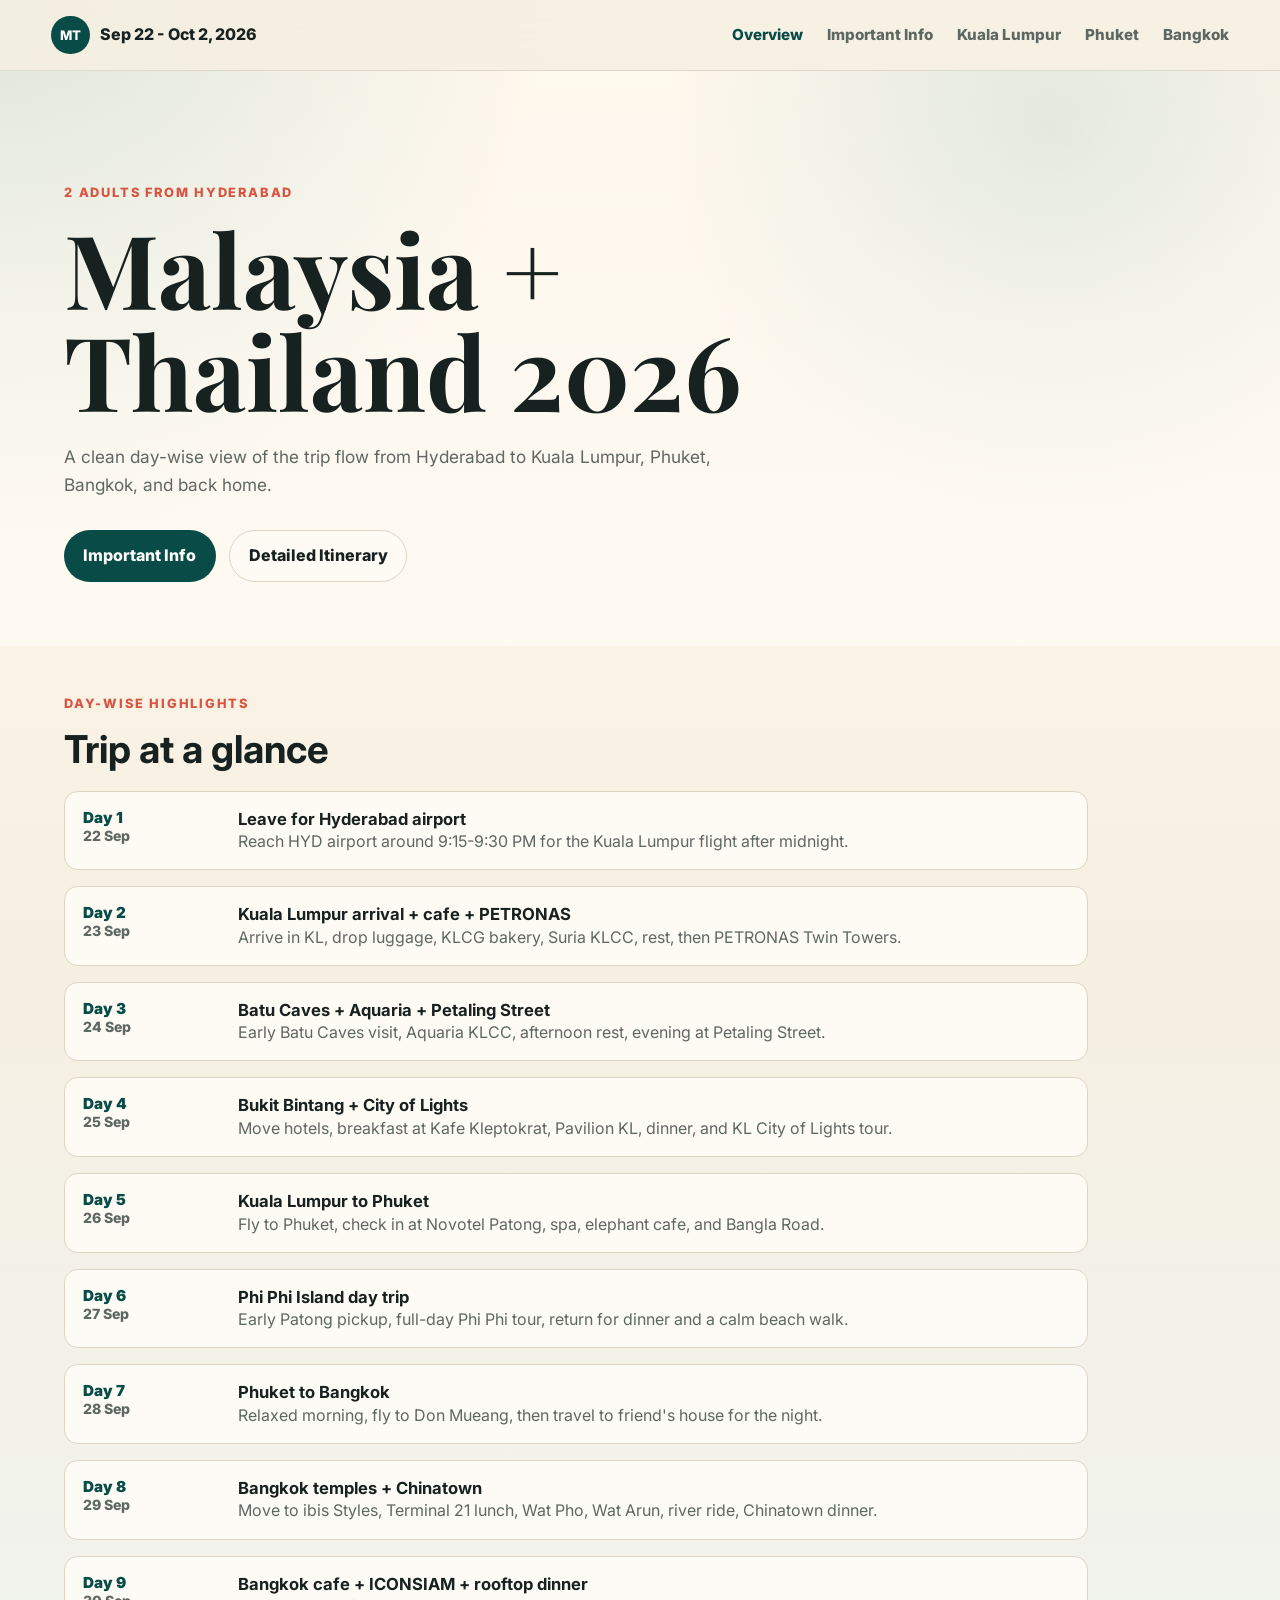
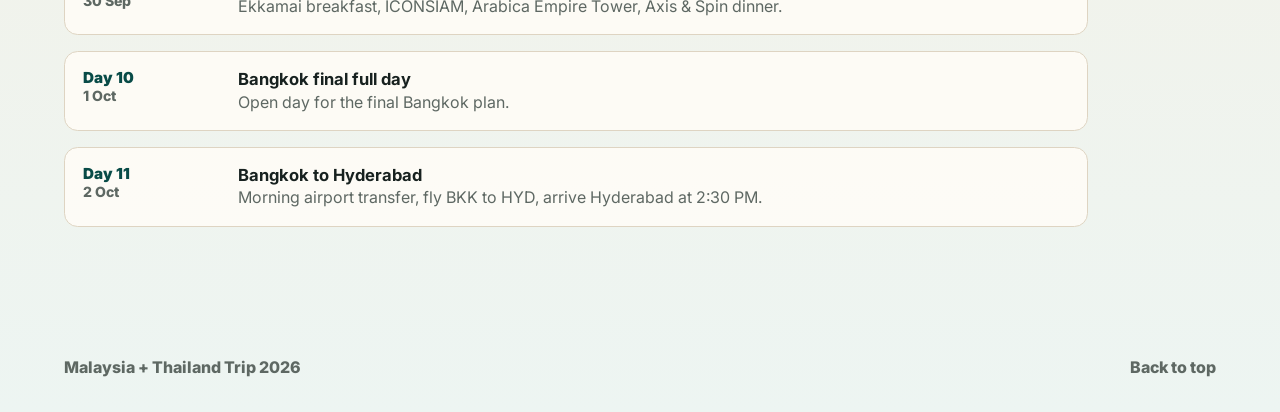
<file: index.html>
<!doctype html>
<html lang="en">
  <head>
    <meta charset="utf-8">
    <meta name="viewport" content="width=device-width, initial-scale=1">
    <meta
      name="description"
      content="Simple day-wise highlights for the Sep 22 to Oct 2, 2026 Malaysia and Thailand trip."
    >
    <title>Malaysia + Thailand Trip 2026</title>
    <link rel="preconnect" href="https://fonts.googleapis.com">
    <link rel="preconnect" href="https://fonts.gstatic.com" crossorigin>
    <link
      href="https://fonts.googleapis.com/css2?family=Inter:wght@400;500;600;700;800&family=Playfair+Display:wght@700&display=swap"
      rel="stylesheet"
    >
    <link rel="icon" href="favicon.svg" type="image/svg+xml">
    <link rel="manifest" href="manifest.webmanifest">
    <link rel="stylesheet" href="styles.css?v=20260921-bangkok">
  </head>
  <body>
    <header class="site-header">
      <a class="brand" href="index.html" aria-label="Trip overview">
        <span class="brand-mark">MT</span>
        <span>Sep 22 - Oct 2, 2026</span>
      </a>
      <nav class="site-nav" aria-label="Main navigation">
        <a aria-current="page" href="index.html">Overview</a>
        <a href="important-info.html">Important Info</a>
        <a href="kuala-lumpur.html">Kuala Lumpur</a>
        <a href="phuket.html">Phuket</a>
        <a href="bangkok.html">Bangkok</a>
      </nav>
    </header>

    <main>
      <section class="simple-hero">
        <p class="eyebrow">2 adults from Hyderabad</p>
        <h1>Malaysia + Thailand 2026</h1>
        <p class="hero-text">
          A clean day-wise view of the trip flow from Hyderabad to Kuala Lumpur,
          Phuket, Bangkok, and back home.
        </p>
        <div class="hero-actions">
          <a class="button button-primary" href="important-info.html">Important Info</a>
          <a class="button button-secondary" href="kuala-lumpur.html">Detailed Itinerary</a>
        </div>
      </section>

      <section class="section top-tight overview-section" aria-labelledby="highlights-title">
        <div class="section-heading compact-heading">
          <p class="eyebrow">Day-wise highlights</p>
          <h2 id="highlights-title">Trip at a glance</h2>
        </div>
        <div class="highlight-list">
          <article>
            <div class="highlight-date">Day 1 <span>22 Sep</span></div>
            <div><strong>Leave for Hyderabad airport</strong><p>Reach HYD airport around 9:15-9:30 PM for the Kuala Lumpur flight after midnight.</p></div>
          </article>
          <article>
            <div class="highlight-date">Day 2 <span>23 Sep</span></div>
            <div><strong>Kuala Lumpur arrival + cafe + PETRONAS</strong><p>Arrive in KL, drop luggage, KLCG bakery, Suria KLCC, rest, then PETRONAS Twin Towers.</p></div>
          </article>
          <article>
            <div class="highlight-date">Day 3 <span>24 Sep</span></div>
            <div><strong>Batu Caves + Aquaria + Petaling Street</strong><p>Early Batu Caves visit, Aquaria KLCC, afternoon rest, evening at Petaling Street.</p></div>
          </article>
          <article>
            <div class="highlight-date">Day 4 <span>25 Sep</span></div>
            <div><strong>Bukit Bintang + City of Lights</strong><p>Move hotels, breakfast at Kafe Kleptokrat, Pavilion KL, dinner, and KL City of Lights tour.</p></div>
          </article>
          <article>
            <div class="highlight-date">Day 5 <span>26 Sep</span></div>
            <div><strong>Kuala Lumpur to Phuket</strong><p>Fly to Phuket, check in at Novotel Patong, spa, elephant cafe, and Bangla Road.</p></div>
          </article>
          <article>
            <div class="highlight-date">Day 6 <span>27 Sep</span></div>
            <div><strong>Phi Phi Island day trip</strong><p>Early Patong pickup, full-day Phi Phi tour, return for dinner and a calm beach walk.</p></div>
          </article>
          <article>
            <div class="highlight-date">Day 7 <span>28 Sep</span></div>
            <div><strong>Phuket to Bangkok</strong><p>Relaxed morning, fly to Don Mueang, then travel to friend's house for the night.</p></div>
          </article>
          <article>
            <div class="highlight-date">Day 8 <span>29 Sep</span></div>
            <div><strong>Bangkok temples + Chinatown</strong><p>Move to ibis Styles, Terminal 21 lunch, Wat Pho, Wat Arun, river ride, Chinatown dinner.</p></div>
          </article>
          <article>
            <div class="highlight-date">Day 9 <span>30 Sep</span></div>
            <div><strong>Bangkok cafe + ICONSIAM + rooftop dinner</strong><p>Ekkamai breakfast, ICONSIAM, Arabica Empire Tower, Axis & Spin dinner.</p></div>
          </article>
          <article>
            <div class="highlight-date">Day 10 <span>1 Oct</span></div>
            <div><strong>Bangkok final full day</strong><p>Open day for the final Bangkok plan.</p></div>
          </article>
          <article>
            <div class="highlight-date">Day 11 <span>2 Oct</span></div>
            <div><strong>Bangkok to Hyderabad</strong><p>Morning airport transfer, fly BKK to HYD, arrive Hyderabad at 2:30 PM.</p></div>
          </article>
        </div>
      </section>
    </main>

    <footer class="site-footer">
      <p>Malaysia + Thailand Trip 2026</p>
      <a href="#">Back to top</a>
    </footer>
      <script src="script.js?v=20260921-bangkok"></script>
  </body>
</html>
</file>
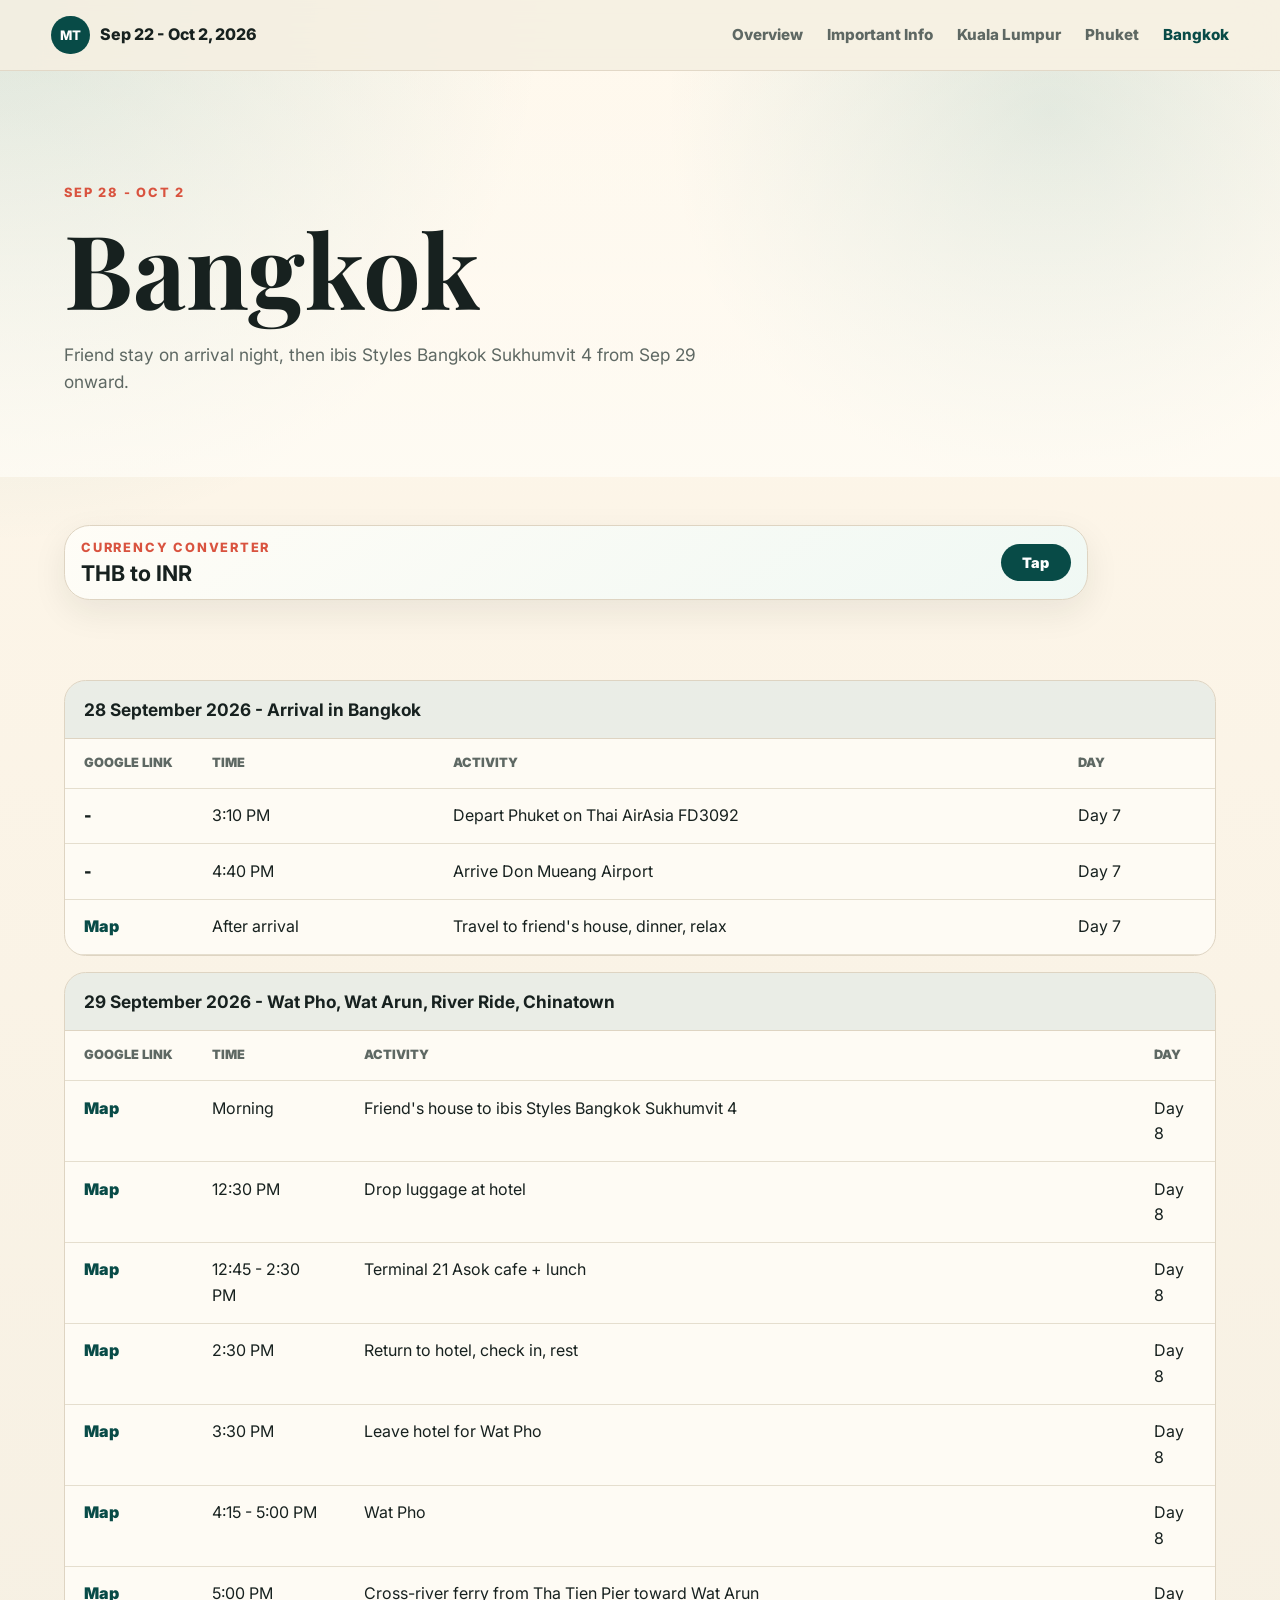
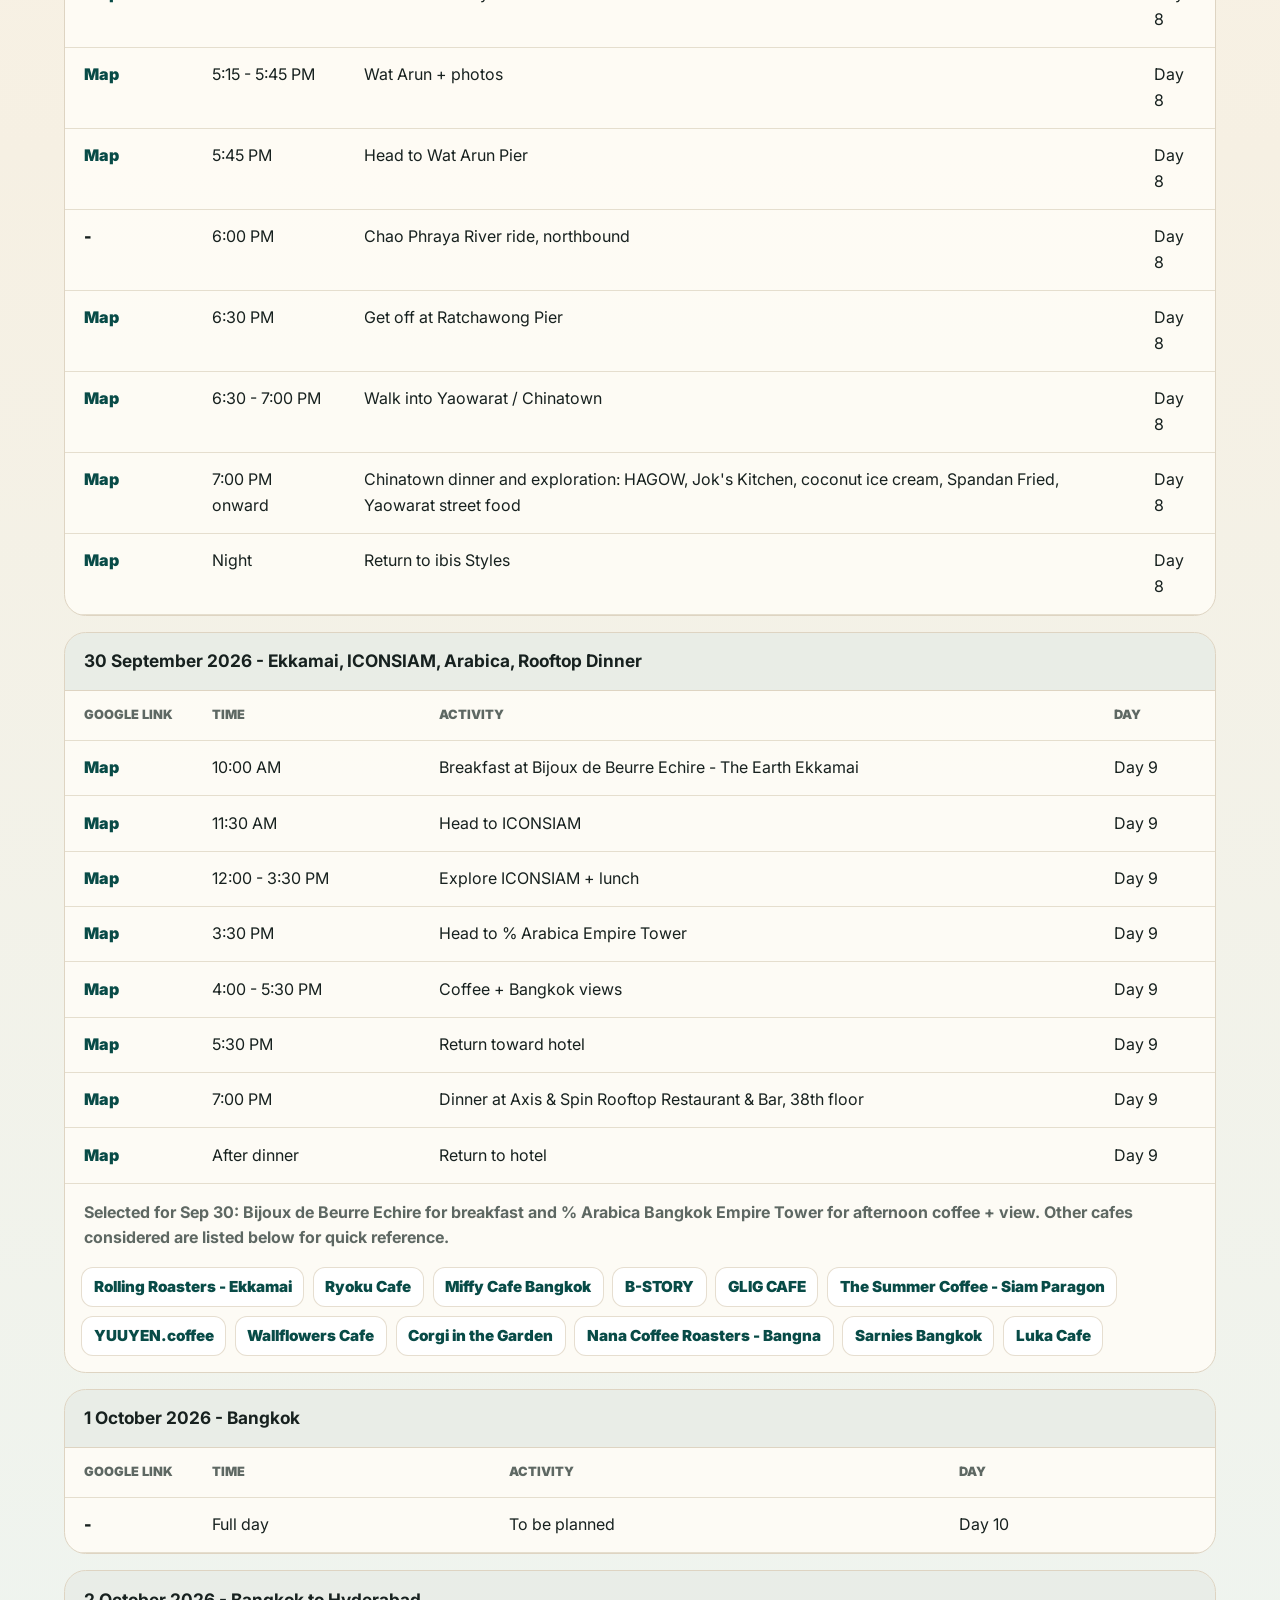
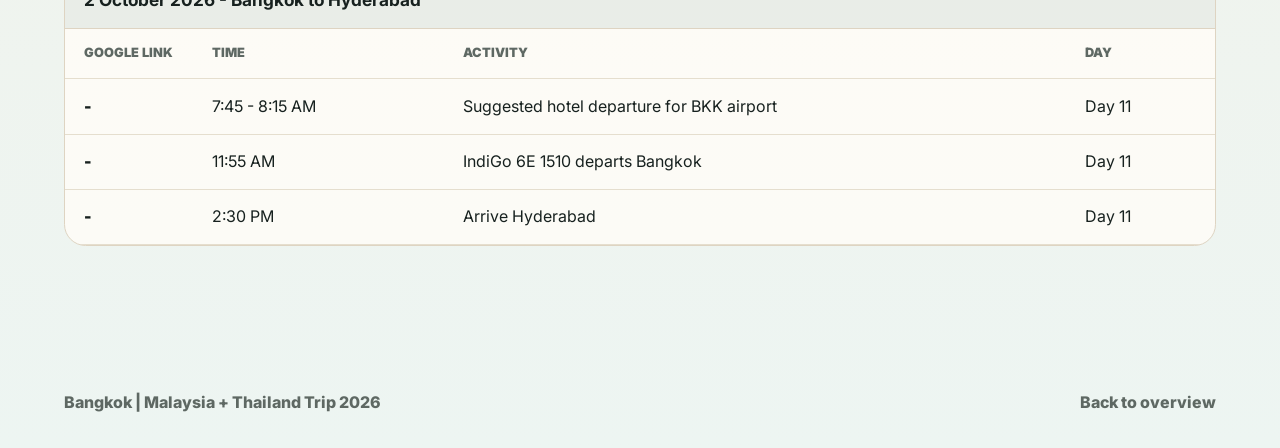
<file: bangkok.html>
<!doctype html>
<html lang="en">
  <head>
    <meta charset="utf-8">
    <meta name="viewport" content="width=device-width, initial-scale=1">
    <meta name="description" content="Bangkok day plan for the Sep-Oct 2026 Malaysia and Thailand trip.">
    <title>Bangkok | Malaysia + Thailand Trip 2026</title>
    <link rel="preconnect" href="https://fonts.googleapis.com">
    <link rel="preconnect" href="https://fonts.gstatic.com" crossorigin>
    <link
      href="https://fonts.googleapis.com/css2?family=Inter:wght@400;500;600;700;800&family=Playfair+Display:wght@700&display=swap"
      rel="stylesheet"
    >
    <link rel="icon" href="favicon.svg" type="image/svg+xml">
    <link rel="manifest" href="manifest.webmanifest">
    <link rel="stylesheet" href="styles.css?v=20260921-bangkok">
  </head>
  <body>
    <header class="site-header">
      <a class="brand" href="index.html" aria-label="Trip overview">
        <span class="brand-mark">MT</span>
        <span>Sep 22 - Oct 2, 2026</span>
      </a>
      <nav class="site-nav" aria-label="Main navigation">
        <a href="index.html">Overview</a>
        <a href="important-info.html">Important Info</a>
        <a href="kuala-lumpur.html">Kuala Lumpur</a>
        <a href="phuket.html">Phuket</a>
        <a aria-current="page" href="bangkok.html">Bangkok</a>
      </nav>
    </header>

    <main>
      <section class="simple-hero">
        <p class="eyebrow">Sep 28 - Oct 2</p>
        <h1>Bangkok</h1>
        <p class="hero-text">Friend stay on arrival night, then ibis Styles Bangkok Sukhumvit 4 from Sep 29 onward.</p>
      </section>

      <section class="section top-tight currency-section" aria-labelledby="bangkok-currency-title">
        <details class="currency-card" data-converter data-currency="THB" data-rate="2.88">
          <summary>
            <span>
              <span class="eyebrow">Currency converter</span>
              <strong id="bangkok-currency-title">THB to INR</strong>
            </span>
            <span class="toggle-icon" aria-hidden="true">Tap</span>
          </summary>
          <div class="currency-fields">
            <label>
              THB
              <input data-local-amount type="number" min="0" step="0.01" placeholder="1">
            </label>
            <label>
              INR
              <input data-inr-amount type="number" min="0" step="0.01" placeholder="2.88">
            </label>
            <label>
              Rate
              <input data-rate-input type="number" min="0" step="0.01" value="2.88">
            </label>
          </div>
        </details>
      </section>

      <section class="section top-tight">
        <article class="day-plan">
          <h3>28 September 2026 - Arrival in Bangkok</h3>
          <div class="table-wrap">
            <table class="clean-table">
              <thead><tr><th>Google link</th><th>Time</th><th>Activity</th><th>Day</th></tr></thead>
              <tbody>
                <tr><td>-</td><td>3:10 PM</td><td>Depart Phuket on Thai AirAsia FD3092</td><td>Day 7</td></tr>
                <tr><td>-</td><td>4:40 PM</td><td>Arrive Don Mueang Airport</td><td>Day 7</td></tr>
                <tr><td><a href="https://share.google/s7ZCjBoeS58en5TBx">Map</a></td><td>After arrival</td><td>Travel to friend's house, dinner, relax</td><td>Day 7</td></tr>
              </tbody>
            </table>
          </div>
        </article>

        <article class="day-plan">
          <h3>29 September 2026 - Wat Pho, Wat Arun, River Ride, Chinatown</h3>
          <div class="table-wrap">
            <table class="clean-table">
              <thead><tr><th>Google link</th><th>Time</th><th>Activity</th><th>Day</th></tr></thead>
              <tbody>
                <tr><td><a href="https://www.google.com/maps/search/?api=1&query=ibis+Styles+Bangkok+Sukhumvit+4">Map</a></td><td>Morning</td><td>Friend's house to ibis Styles Bangkok Sukhumvit 4</td><td>Day 8</td></tr>
                <tr><td><a href="https://www.google.com/maps/search/?api=1&query=ibis+Styles+Bangkok+Sukhumvit+4">Map</a></td><td>12:30 PM</td><td>Drop luggage at hotel</td><td>Day 8</td></tr>
                <tr><td><a href="https://www.google.com/maps/search/?api=1&query=Terminal+21+Asok+Bangkok">Map</a></td><td>12:45 - 2:30 PM</td><td>Terminal 21 Asok cafe + lunch</td><td>Day 8</td></tr>
                <tr><td><a href="https://www.google.com/maps/search/?api=1&query=ibis+Styles+Bangkok+Sukhumvit+4">Map</a></td><td>2:30 PM</td><td>Return to hotel, check in, rest</td><td>Day 8</td></tr>
                <tr><td><a href="https://www.google.com/maps/search/?api=1&query=Wat+Pho+Bangkok">Map</a></td><td>3:30 PM</td><td>Leave hotel for Wat Pho</td><td>Day 8</td></tr>
                <tr><td><a href="https://www.google.com/maps/search/?api=1&query=Wat+Pho+Bangkok">Map</a></td><td>4:15 - 5:00 PM</td><td>Wat Pho</td><td>Day 8</td></tr>
                <tr><td><a href="https://www.google.com/maps/search/?api=1&query=Tha+Tien+Pier+Bangkok">Map</a></td><td>5:00 PM</td><td>Cross-river ferry from Tha Tien Pier toward Wat Arun</td><td>Day 8</td></tr>
                <tr><td><a href="https://www.google.com/maps/search/?api=1&query=Wat+Arun+Bangkok">Map</a></td><td>5:15 - 5:45 PM</td><td>Wat Arun + photos</td><td>Day 8</td></tr>
                <tr><td><a href="https://www.google.com/maps/search/?api=1&query=Wat+Arun+Pier+Bangkok">Map</a></td><td>5:45 PM</td><td>Head to Wat Arun Pier</td><td>Day 8</td></tr>
                <tr><td>-</td><td>6:00 PM</td><td>Chao Phraya River ride, northbound</td><td>Day 8</td></tr>
                <tr><td><a href="https://www.google.com/maps/search/?api=1&query=Ratchawong+Pier+Bangkok">Map</a></td><td>6:30 PM</td><td>Get off at Ratchawong Pier</td><td>Day 8</td></tr>
                <tr><td><a href="https://www.google.com/maps/search/?api=1&query=Yaowarat+Road+Bangkok">Map</a></td><td>6:30 - 7:00 PM</td><td>Walk into Yaowarat / Chinatown</td><td>Day 8</td></tr>
                <tr><td><a href="https://www.google.com/maps/search/?api=1&query=Yaowarat+Road+Bangkok">Map</a></td><td>7:00 PM onward</td><td>Chinatown dinner and exploration: HAGOW, Jok's Kitchen, coconut ice cream, Spandan Fried, Yaowarat street food</td><td>Day 8</td></tr>
                <tr><td><a href="https://www.google.com/maps/search/?api=1&query=ibis+Styles+Bangkok+Sukhumvit+4">Map</a></td><td>Night</td><td>Return to ibis Styles</td><td>Day 8</td></tr>
              </tbody>
            </table>
          </div>
        </article>

        <article class="day-plan">
          <h3>30 September 2026 - Ekkamai, ICONSIAM, Arabica, Rooftop Dinner</h3>
          <div class="table-wrap">
            <table class="clean-table">
              <thead><tr><th>Google link</th><th>Time</th><th>Activity</th><th>Day</th></tr></thead>
              <tbody>
                <tr><td><a href="https://www.google.com/maps/search/?api=1&query=Bijoux+de+Beurre+Echire+Earth+Ekkamai">Map</a></td><td>10:00 AM</td><td>Breakfast at Bijoux de Beurre Echire - The Earth Ekkamai</td><td>Day 9</td></tr>
                <tr><td><a href="https://www.google.com/maps/search/?api=1&query=ICONSIAM+Bangkok">Map</a></td><td>11:30 AM</td><td>Head to ICONSIAM</td><td>Day 9</td></tr>
                <tr><td><a href="https://www.google.com/maps/search/?api=1&query=ICONSIAM+Bangkok">Map</a></td><td>12:00 - 3:30 PM</td><td>Explore ICONSIAM + lunch</td><td>Day 9</td></tr>
                <tr><td><a href="https://www.google.com/maps/search/?api=1&query=%25+Arabica+Empire+Tower+Bangkok">Map</a></td><td>3:30 PM</td><td>Head to % Arabica Empire Tower</td><td>Day 9</td></tr>
                <tr><td><a href="https://www.google.com/maps/search/?api=1&query=%25+Arabica+Empire+Tower+Bangkok">Map</a></td><td>4:00 - 5:30 PM</td><td>Coffee + Bangkok views</td><td>Day 9</td></tr>
                <tr><td><a href="https://www.google.com/maps/search/?api=1&query=ibis+Styles+Bangkok+Sukhumvit+4">Map</a></td><td>5:30 PM</td><td>Return toward hotel</td><td>Day 9</td></tr>
                <tr><td><a href="https://www.google.com/maps/search/?api=1&query=Axis+%26+Spin+Rooftop+Restaurant+%26+Bar+Bangkok">Map</a></td><td>7:00 PM</td><td>Dinner at Axis & Spin Rooftop Restaurant & Bar, 38th floor</td><td>Day 9</td></tr>
                <tr><td><a href="https://www.google.com/maps/search/?api=1&query=ibis+Styles+Bangkok+Sukhumvit+4">Map</a></td><td>After dinner</td><td>Return to hotel</td><td>Day 9</td></tr>
              </tbody>
            </table>
          </div>
          <p class="note">Selected for Sep 30: Bijoux de Beurre Echire for breakfast and % Arabica Bangkok Empire Tower for afternoon coffee + view. Other cafes considered are listed below for quick reference.</p>
          <div class="quick-link-list note-links">
            <a class="map-link" href="https://www.google.com/maps/search/?api=1&query=Rolling+Roasters+Ekkamai">Rolling Roasters - Ekkamai</a>
            <a class="map-link" href="https://www.google.com/maps/search/?api=1&query=Ryoku+Cafe+Bangkok">Ryoku Cafe</a>
            <a class="map-link" href="https://www.google.com/maps/search/?api=1&query=Miffy+Cafe+Bangkok">Miffy Cafe Bangkok</a>
            <a class="map-link" href="https://www.google.com/maps/search/?api=1&query=B-STORY+Bangkok">B-STORY</a>
            <a class="map-link" href="https://www.google.com/maps/search/?api=1&query=GLIG+CAFE+Bangkok">GLIG CAFE</a>
            <a class="map-link" href="https://www.google.com/maps/search/?api=1&query=The+Summer+Coffee+Siam+Paragon">The Summer Coffee - Siam Paragon</a>
            <a class="map-link" href="https://www.google.com/maps/search/?api=1&query=YUUYEN.coffee+Bangkok">YUUYEN.coffee</a>
            <a class="map-link" href="https://www.google.com/maps/search/?api=1&query=Wallflowers+Cafe+Bangkok">Wallflowers Cafe</a>
            <a class="map-link" href="https://www.google.com/maps/search/?api=1&query=Corgi+in+the+Garden+Bangkok">Corgi in the Garden</a>
            <a class="map-link" href="https://www.google.com/maps/search/?api=1&query=Nana+Coffee+Roasters+Bangna">Nana Coffee Roasters - Bangna</a>
            <a class="map-link" href="https://www.google.com/maps/search/?api=1&query=Sarnies+Bangkok">Sarnies Bangkok</a>
            <a class="map-link" href="https://www.google.com/maps/search/?api=1&query=Luka+Cafe+Bangkok">Luka Cafe</a>
          </div>
        </article>

        <article class="day-plan">
          <h3>1 October 2026 - Bangkok</h3>
          <div class="table-wrap">
            <table class="clean-table">
              <thead><tr><th>Google link</th><th>Time</th><th>Activity</th><th>Day</th></tr></thead>
              <tbody>
                <tr><td>-</td><td>Full day</td><td>To be planned</td><td>Day 10</td></tr>
              </tbody>
            </table>
          </div>
        </article>

        <article class="day-plan">
          <h3>2 October 2026 - Bangkok to Hyderabad</h3>
          <div class="table-wrap">
            <table class="clean-table">
              <thead><tr><th>Google link</th><th>Time</th><th>Activity</th><th>Day</th></tr></thead>
              <tbody>
                <tr><td>-</td><td>7:45 - 8:15 AM</td><td>Suggested hotel departure for BKK airport</td><td>Day 11</td></tr>
                <tr><td>-</td><td>11:55 AM</td><td>IndiGo 6E 1510 departs Bangkok</td><td>Day 11</td></tr>
                <tr><td>-</td><td>2:30 PM</td><td>Arrive Hyderabad</td><td>Day 11</td></tr>
              </tbody>
            </table>
          </div>
        </article>
      </section>
    </main>

    <footer class="site-footer">
      <p>Bangkok | Malaysia + Thailand Trip 2026</p>
      <a href="index.html">Back to overview</a>
    </footer>
    <script src="script.js?v=20260921-bangkok"></script>
  </body>
</html>
</file>
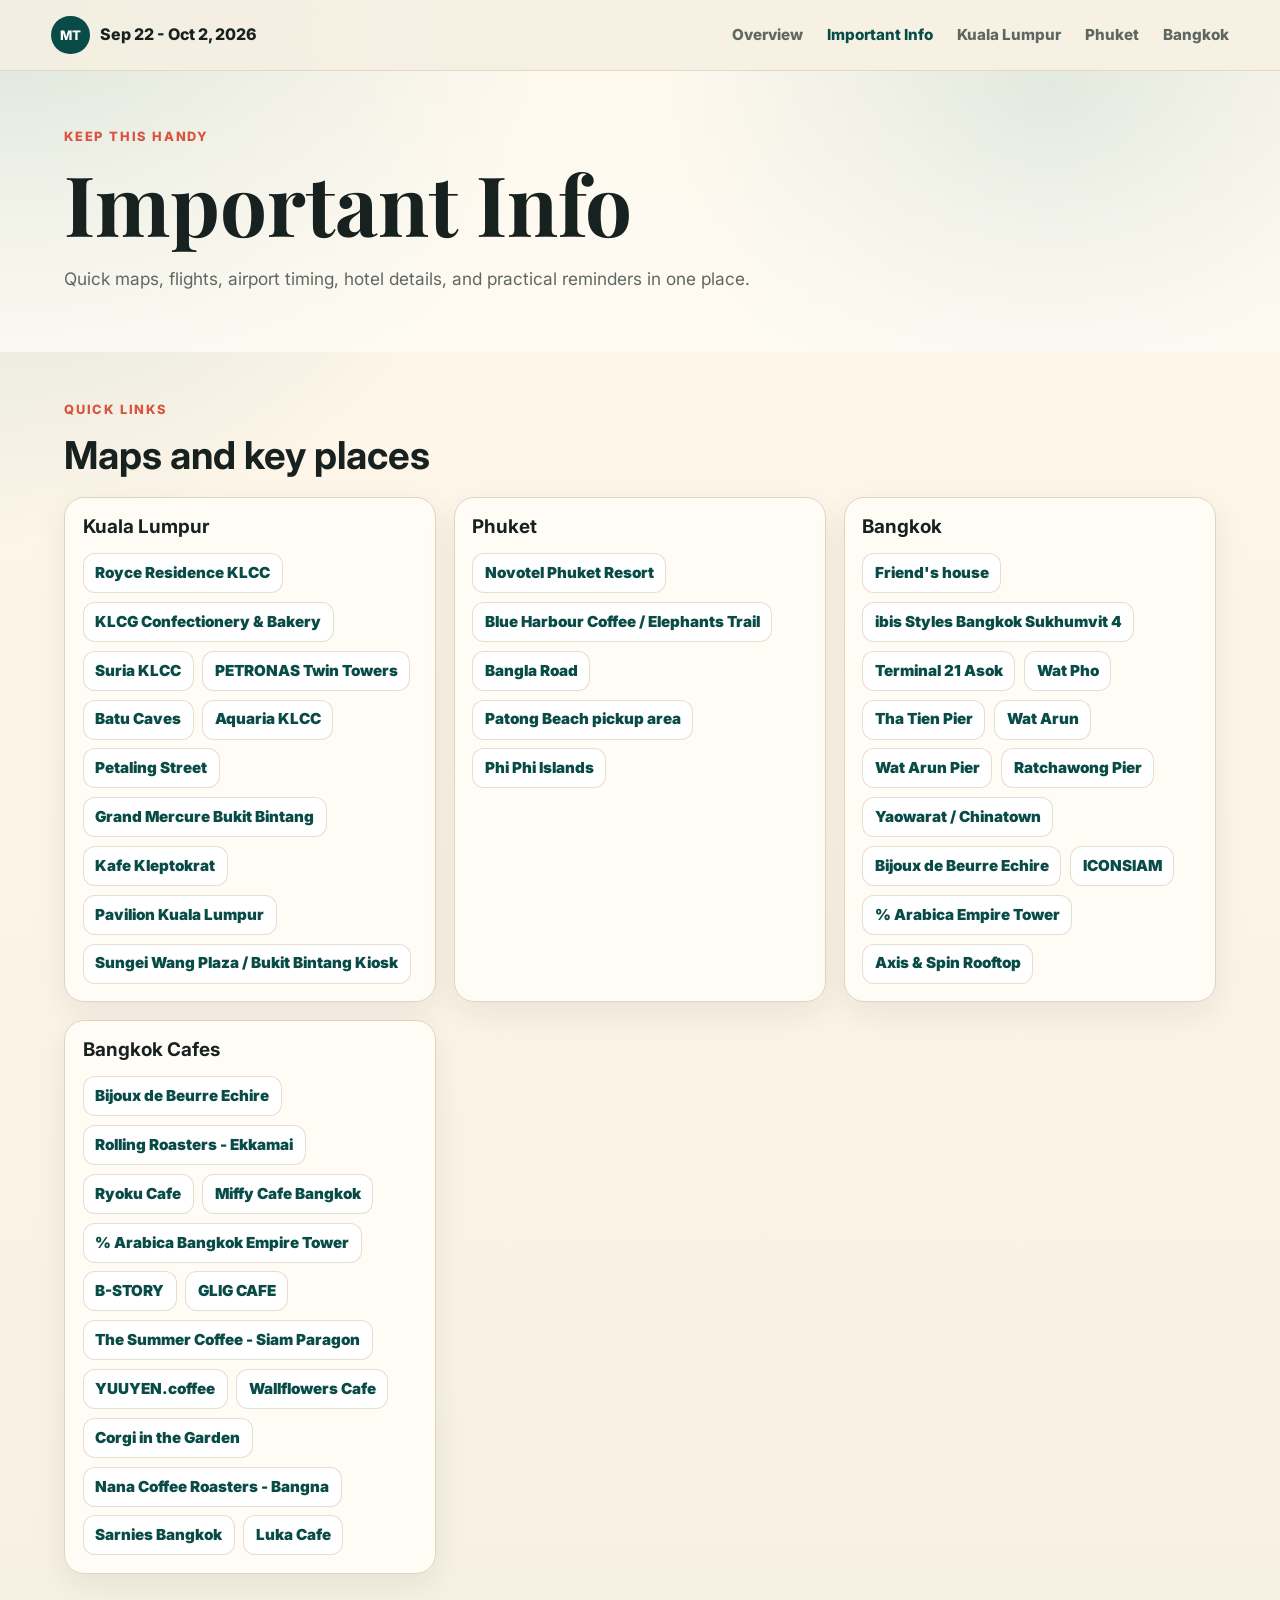
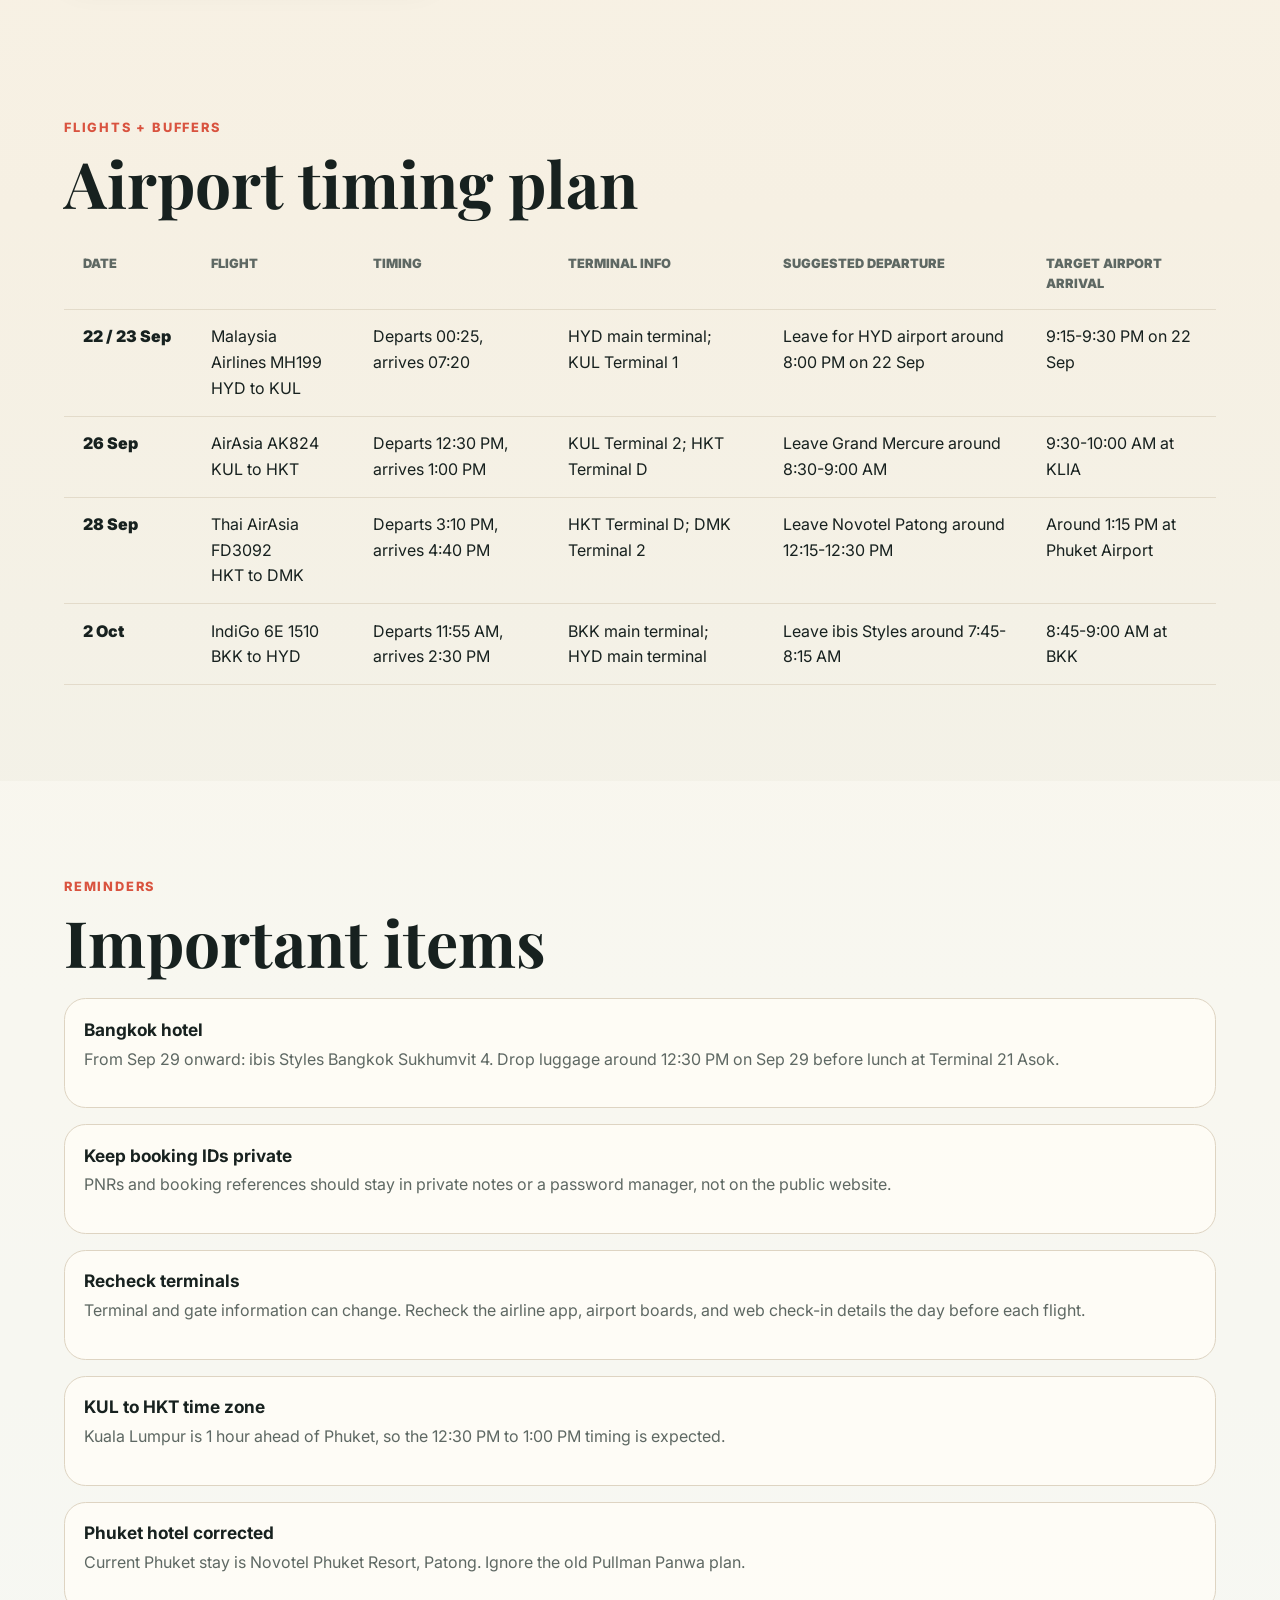
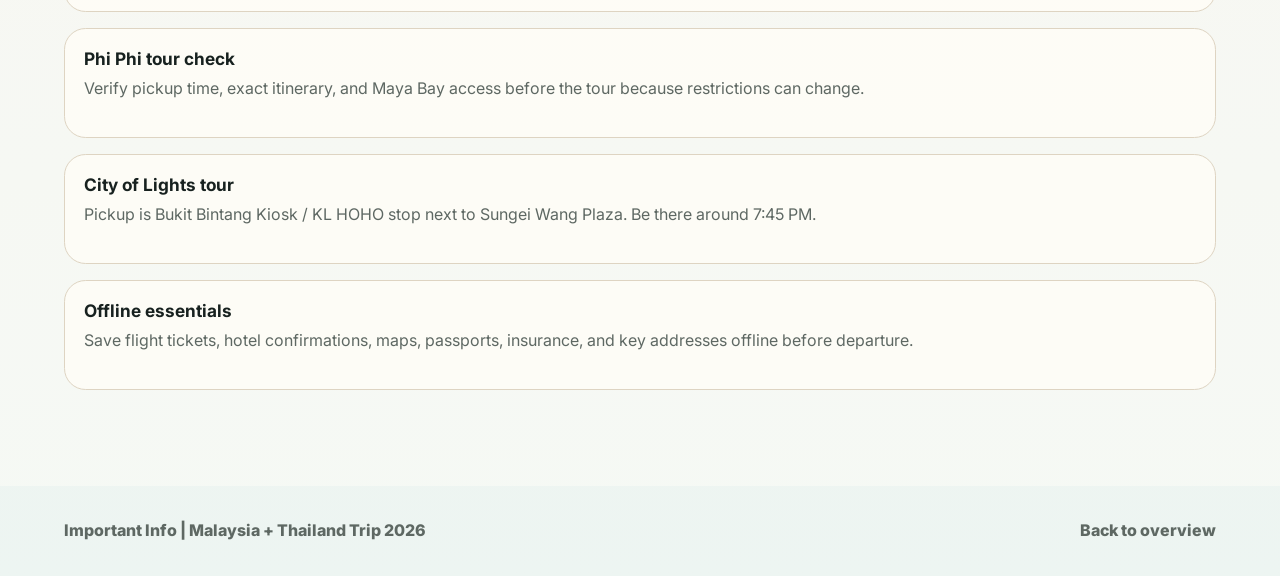
<file: important-info.html>
<!doctype html>
<html lang="en">
  <head>
    <meta charset="utf-8">
    <meta name="viewport" content="width=device-width, initial-scale=1">
    <meta
      name="description"
      content="Important flights, airport buffers, hotel departures, and trip reminders for Malaysia and Thailand 2026."
    >
    <title>Important Info | Malaysia + Thailand Trip 2026</title>
    <link rel="preconnect" href="https://fonts.googleapis.com">
    <link rel="preconnect" href="https://fonts.gstatic.com" crossorigin>
    <link
      href="https://fonts.googleapis.com/css2?family=Inter:wght@400;500;600;700;800&family=Playfair+Display:wght@700&display=swap"
      rel="stylesheet"
    >
    <link rel="icon" href="favicon.svg" type="image/svg+xml">
    <link rel="manifest" href="manifest.webmanifest">
    <link rel="stylesheet" href="styles.css?v=20260921-bangkok">
  </head>
  <body>
    <header class="site-header">
      <a class="brand" href="index.html" aria-label="Trip overview">
        <span class="brand-mark">MT</span>
        <span>Sep 22 - Oct 2, 2026</span>
      </a>
      <nav class="site-nav" aria-label="Main navigation">
        <a href="index.html">Overview</a>
        <a aria-current="page" href="important-info.html">Important Info</a>
        <a href="kuala-lumpur.html">Kuala Lumpur</a>
        <a href="phuket.html">Phuket</a>
        <a href="bangkok.html">Bangkok</a>
      </nav>
    </header>

    <main>
      <section class="simple-hero info-hero">
        <p class="eyebrow">Keep this handy</p>
        <h1>Important Info</h1>
        <p class="hero-text">
          Quick maps, flights, airport timing, hotel details, and practical reminders in one place.
        </p>
      </section>

      <section class="section top-tight" aria-labelledby="links-title">
        <div class="section-heading compact-heading">
          <p class="eyebrow">Quick links</p>
          <h2 id="links-title">Maps and key places</h2>
        </div>
        <div class="link-groups">
          <article class="link-panel">
            <h3>Kuala Lumpur</h3>
            <div class="quick-link-list">
              <a class="map-link" href="https://www.google.com/maps/search/?api=1&query=Royce+Residence+KLCC+Kuala+Lumpur">Royce Residence KLCC</a>
              <a class="map-link" href="https://www.google.com/maps/search/?api=1&query=KLCG+Confectionery+%26+Bakery+Jalan+Ampang+Kuala+Lumpur">KLCG Confectionery & Bakery</a>
              <a class="map-link" href="https://www.google.com/maps/search/?api=1&query=Suria+KLCC+Kuala+Lumpur">Suria KLCC</a>
              <a class="map-link" href="https://www.google.com/maps/search/?api=1&query=Petronas+Twin+Towers+Kuala+Lumpur">PETRONAS Twin Towers</a>
              <a class="map-link" href="https://www.google.com/maps/search/?api=1&query=Batu+Caves+Malaysia">Batu Caves</a>
              <a class="map-link" href="https://www.google.com/maps/search/?api=1&query=Aquaria+KLCC+Kuala+Lumpur">Aquaria KLCC</a>
              <a class="map-link" href="https://www.google.com/maps/search/?api=1&query=Petaling+Street+Market+Kuala+Lumpur">Petaling Street</a>
              <a class="map-link" href="https://www.google.com/maps/search/?api=1&query=Grand+Mercure+Kuala+Lumpur+Bukit+Bintang">Grand Mercure Bukit Bintang</a>
              <a class="map-link" href="https://www.google.com/maps/search/?api=1&query=Kafe+Kleptokrat+Kuala+Lumpur">Kafe Kleptokrat</a>
              <a class="map-link" href="https://www.google.com/maps/search/?api=1&query=Pavilion+Kuala+Lumpur">Pavilion Kuala Lumpur</a>
              <a class="map-link" href="https://www.google.com/maps/search/?api=1&query=Sungei+Wang+Plaza+Kuala+Lumpur">Sungei Wang Plaza / Bukit Bintang Kiosk</a>
            </div>
          </article>
          <article class="link-panel">
            <h3>Phuket</h3>
            <div class="quick-link-list">
              <a class="map-link" href="https://www.google.com/maps/search/?api=1&query=Novotel+Phuket+Resort">Novotel Phuket Resort</a>
              <a class="map-link" href="https://www.google.com/maps/search/?api=1&query=Blue+Harbour+Coffee+Tri+Trang+Beach+Phuket">Blue Harbour Coffee / Elephants Trail</a>
              <a class="map-link" href="https://www.google.com/maps/search/?api=1&query=Bangla+Road+Patong+Phuket">Bangla Road</a>
              <a class="map-link" href="https://www.google.com/maps/search/?api=1&query=Patong+Beach+Phuket">Patong Beach pickup area</a>
              <a class="map-link" href="https://www.google.com/maps/search/?api=1&query=Phi+Phi+Islands+Thailand">Phi Phi Islands</a>
            </div>
          </article>
          <article class="link-panel">
            <h3>Bangkok</h3>
            <div class="quick-link-list">
              <a class="map-link" href="https://share.google/s7ZCjBoeS58en5TBx">Friend's house</a>
              <a class="map-link" href="https://www.google.com/maps/search/?api=1&query=ibis+Styles+Bangkok+Sukhumvit+4">ibis Styles Bangkok Sukhumvit 4</a>
              <a class="map-link" href="https://www.google.com/maps/search/?api=1&query=Terminal+21+Asok+Bangkok">Terminal 21 Asok</a>
              <a class="map-link" href="https://www.google.com/maps/search/?api=1&query=Wat+Pho+Bangkok">Wat Pho</a>
              <a class="map-link" href="https://www.google.com/maps/search/?api=1&query=Tha+Tien+Pier+Bangkok">Tha Tien Pier</a>
              <a class="map-link" href="https://www.google.com/maps/search/?api=1&query=Wat+Arun+Bangkok">Wat Arun</a>
              <a class="map-link" href="https://www.google.com/maps/search/?api=1&query=Wat+Arun+Pier+Bangkok">Wat Arun Pier</a>
              <a class="map-link" href="https://www.google.com/maps/search/?api=1&query=Ratchawong+Pier+Bangkok">Ratchawong Pier</a>
              <a class="map-link" href="https://www.google.com/maps/search/?api=1&query=Yaowarat+Road+Bangkok">Yaowarat / Chinatown</a>
              <a class="map-link" href="https://www.google.com/maps/search/?api=1&query=Bijoux+de+Beurre+Echire+Earth+Ekkamai">Bijoux de Beurre Echire</a>
              <a class="map-link" href="https://www.google.com/maps/search/?api=1&query=ICONSIAM+Bangkok">ICONSIAM</a>
              <a class="map-link" href="https://www.google.com/maps/search/?api=1&query=%25+Arabica+Empire+Tower+Bangkok">% Arabica Empire Tower</a>
              <a class="map-link" href="https://www.google.com/maps/search/?api=1&query=Axis+%26+Spin+Rooftop+Restaurant+%26+Bar+Bangkok">Axis & Spin Rooftop</a>
            </div>
          </article>
          <article class="link-panel">
            <h3>Bangkok Cafes</h3>
            <div class="quick-link-list">
              <a class="map-link" href="https://www.google.com/maps/search/?api=1&query=Bijoux+de+Beurre+Echire+Earth+Ekkamai">Bijoux de Beurre Echire</a>
              <a class="map-link" href="https://www.google.com/maps/search/?api=1&query=Rolling+Roasters+Ekkamai">Rolling Roasters - Ekkamai</a>
              <a class="map-link" href="https://www.google.com/maps/search/?api=1&query=Ryoku+Cafe+Bangkok">Ryoku Cafe</a>
              <a class="map-link" href="https://www.google.com/maps/search/?api=1&query=Miffy+Cafe+Bangkok">Miffy Cafe Bangkok</a>
              <a class="map-link" href="https://www.google.com/maps/search/?api=1&query=%25+Arabica+Bangkok+Empire+Tower">% Arabica Bangkok Empire Tower</a>
              <a class="map-link" href="https://www.google.com/maps/search/?api=1&query=B-STORY+Bangkok">B-STORY</a>
              <a class="map-link" href="https://www.google.com/maps/search/?api=1&query=GLIG+CAFE+Bangkok">GLIG CAFE</a>
              <a class="map-link" href="https://www.google.com/maps/search/?api=1&query=The+Summer+Coffee+Siam+Paragon">The Summer Coffee - Siam Paragon</a>
              <a class="map-link" href="https://www.google.com/maps/search/?api=1&query=YUUYEN.coffee+Bangkok">YUUYEN.coffee</a>
              <a class="map-link" href="https://www.google.com/maps/search/?api=1&query=Wallflowers+Cafe+Bangkok">Wallflowers Cafe</a>
              <a class="map-link" href="https://www.google.com/maps/search/?api=1&query=Corgi+in+the+Garden+Bangkok">Corgi in the Garden</a>
              <a class="map-link" href="https://www.google.com/maps/search/?api=1&query=Nana+Coffee+Roasters+Bangna">Nana Coffee Roasters - Bangna</a>
              <a class="map-link" href="https://www.google.com/maps/search/?api=1&query=Sarnies+Bangkok">Sarnies Bangkok</a>
              <a class="map-link" href="https://www.google.com/maps/search/?api=1&query=Luka+Cafe+Bangkok">Luka Cafe</a>
            </div>
          </article>
        </div>
      </section>

      <section class="section top-tight" aria-labelledby="airport-title">
        <div class="section-heading">
          <p class="eyebrow">Flights + buffers</p>
          <h2 id="airport-title">Airport timing plan</h2>
        </div>
        <div class="table-wrap">
          <table class="clean-table">
            <thead>
              <tr>
                <th>Date</th>
                <th>Flight</th>
                <th>Timing</th>
                <th>Terminal info</th>
                <th>Suggested departure</th>
                <th>Target airport arrival</th>
              </tr>
            </thead>
            <tbody>
              <tr>
                <td>22 / 23 Sep</td>
                <td>Malaysia Airlines MH199<br>HYD to KUL</td>
                <td>Departs 00:25, arrives 07:20</td>
                <td>HYD main terminal; KUL Terminal 1</td>
                <td>Leave for HYD airport around 8:00 PM on 22 Sep</td>
                <td>9:15-9:30 PM on 22 Sep</td>
              </tr>
              <tr>
                <td>26 Sep</td>
                <td>AirAsia AK824<br>KUL to HKT</td>
                <td>Departs 12:30 PM, arrives 1:00 PM</td>
                <td>KUL Terminal 2; HKT Terminal D</td>
                <td>Leave Grand Mercure around 8:30-9:00 AM</td>
                <td>9:30-10:00 AM at KLIA</td>
              </tr>
              <tr>
                <td>28 Sep</td>
                <td>Thai AirAsia FD3092<br>HKT to DMK</td>
                <td>Departs 3:10 PM, arrives 4:40 PM</td>
                <td>HKT Terminal D; DMK Terminal 2</td>
                <td>Leave Novotel Patong around 12:15-12:30 PM</td>
                <td>Around 1:15 PM at Phuket Airport</td>
              </tr>
              <tr>
                <td>2 Oct</td>
                <td>IndiGo 6E 1510<br>BKK to HYD</td>
                <td>Departs 11:55 AM, arrives 2:30 PM</td>
                <td>BKK main terminal; HYD main terminal</td>
                <td>Leave ibis Styles around 7:45-8:15 AM</td>
                <td>8:45-9:00 AM at BKK</td>
              </tr>
            </tbody>
          </table>
        </div>
      </section>

      <section class="section surface-section" aria-labelledby="must-title">
        <div class="section-heading">
          <p class="eyebrow">Reminders</p>
          <h2 id="must-title">Important items</h2>
        </div>
        <div class="info-grid reminder-grid">
          <article class="info-card"><h3>Bangkok hotel</h3><p>From Sep 29 onward: ibis Styles Bangkok Sukhumvit 4. Drop luggage around 12:30 PM on Sep 29 before lunch at Terminal 21 Asok.</p></article>
          <article class="info-card"><h3>Keep booking IDs private</h3><p>PNRs and booking references should stay in private notes or a password manager, not on the public website.</p></article>
          <article class="info-card"><h3>Recheck terminals</h3><p>Terminal and gate information can change. Recheck the airline app, airport boards, and web check-in details the day before each flight.</p></article>
          <article class="info-card"><h3>KUL to HKT time zone</h3><p>Kuala Lumpur is 1 hour ahead of Phuket, so the 12:30 PM to 1:00 PM timing is expected.</p></article>
          <article class="info-card"><h3>Phuket hotel corrected</h3><p>Current Phuket stay is Novotel Phuket Resort, Patong. Ignore the old Pullman Panwa plan.</p></article>
          <article class="info-card"><h3>Phi Phi tour check</h3><p>Verify pickup time, exact itinerary, and Maya Bay access before the tour because restrictions can change.</p></article>
          <article class="info-card"><h3>City of Lights tour</h3><p>Pickup is Bukit Bintang Kiosk / KL HOHO stop next to Sungei Wang Plaza. Be there around 7:45 PM.</p></article>
          <article class="info-card"><h3>Offline essentials</h3><p>Save flight tickets, hotel confirmations, maps, passports, insurance, and key addresses offline before departure.</p></article>
        </div>
      </section>
    </main>

    <footer class="site-footer">
      <p>Important Info | Malaysia + Thailand Trip 2026</p>
      <a href="index.html">Back to overview</a>
    </footer>
    <script src="script.js?v=20260921-bangkok"></script>
  </body>
</html>
</file>
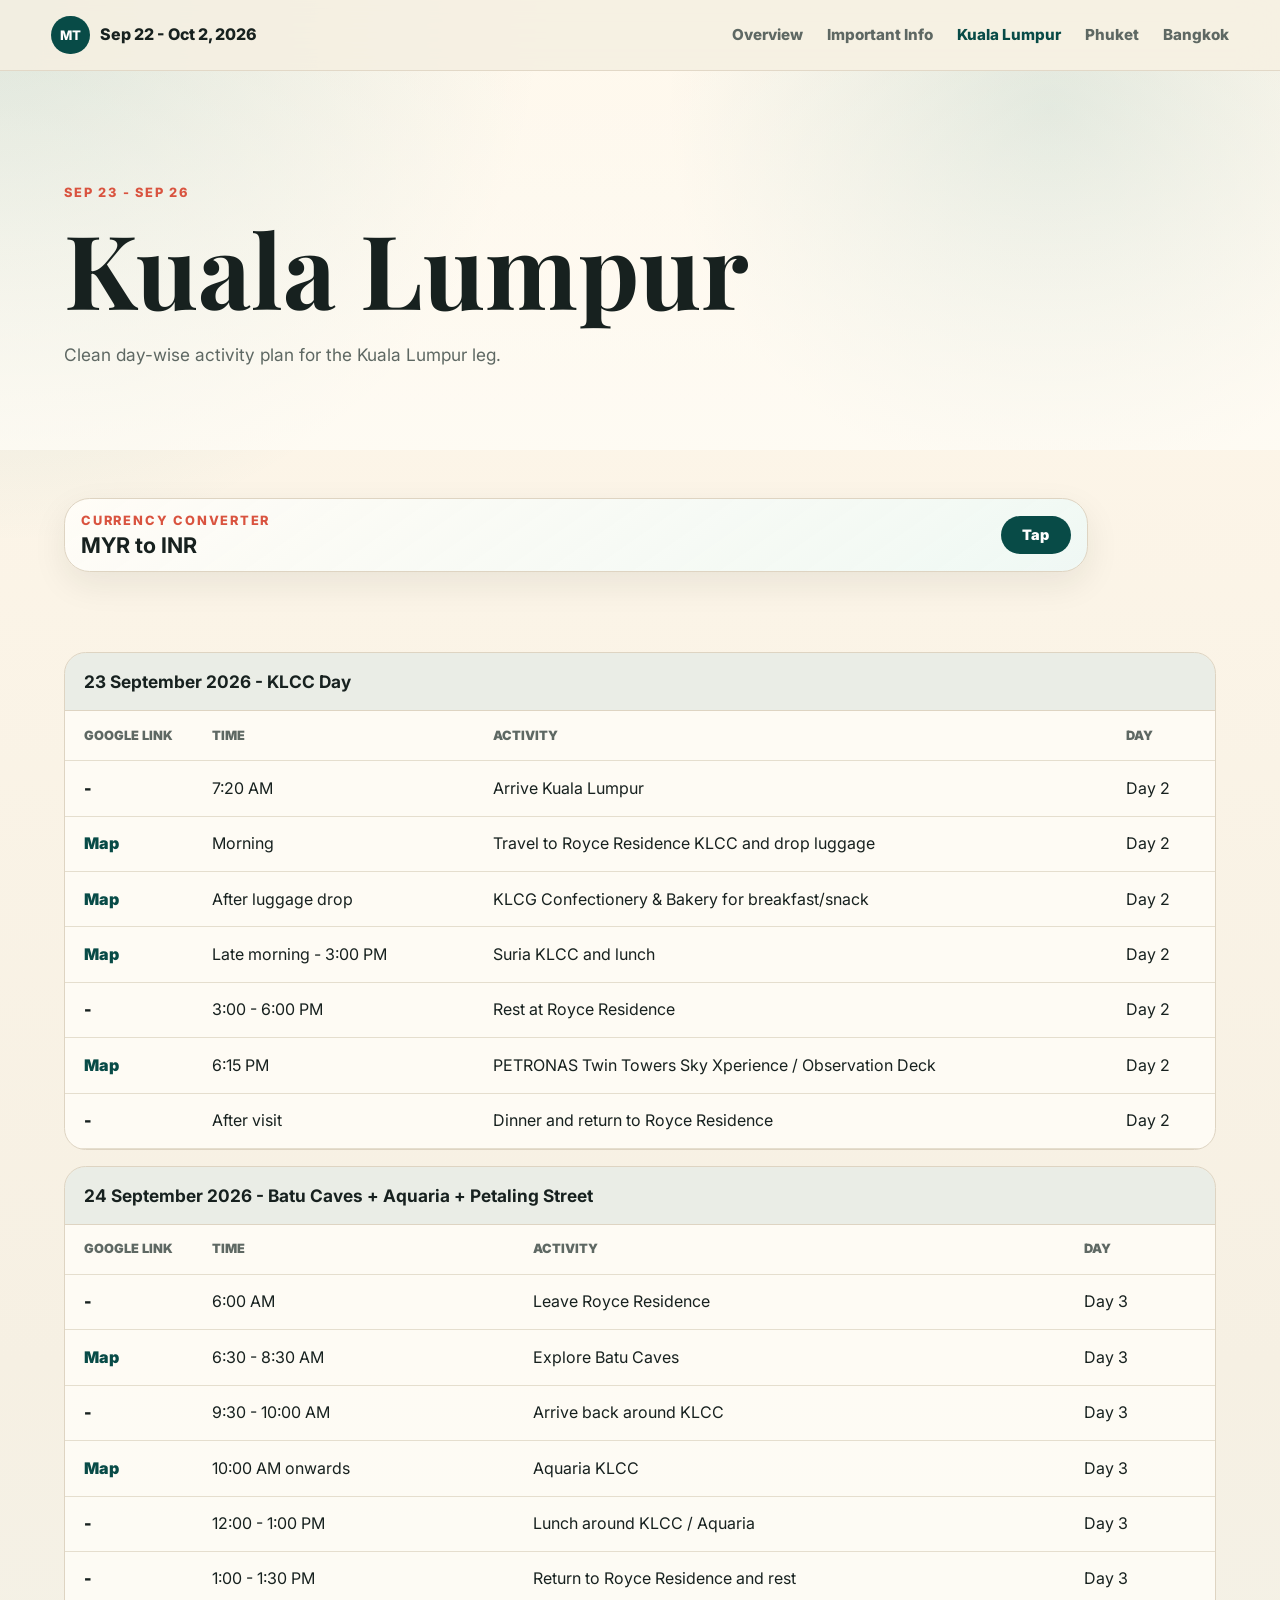
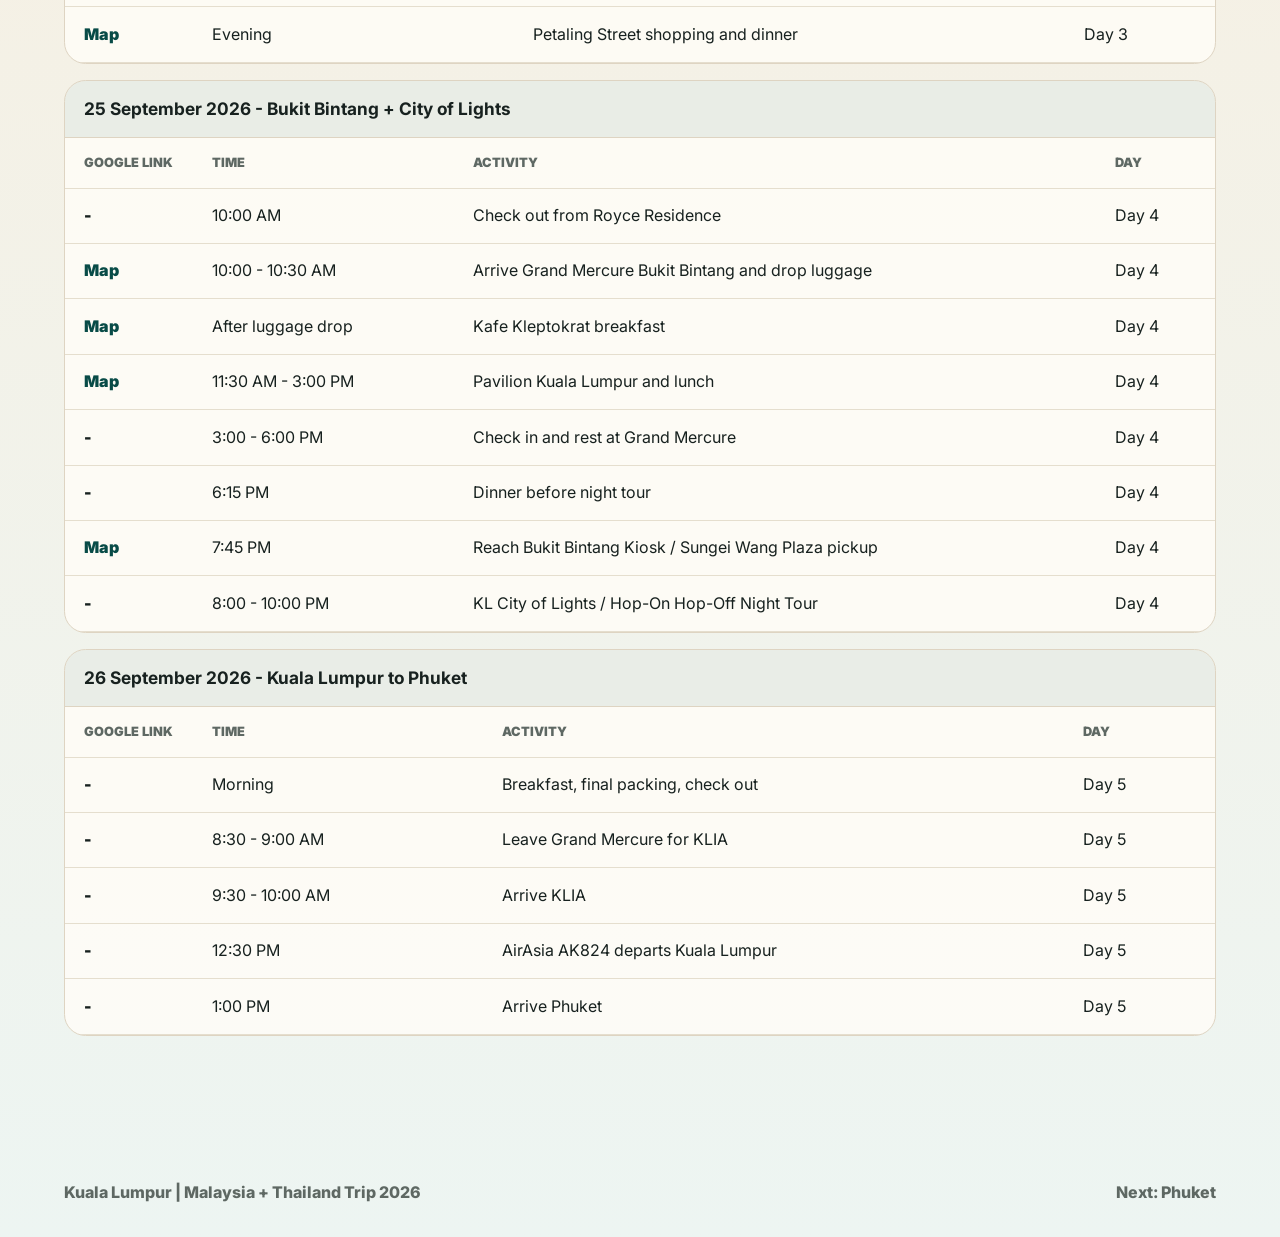
<file: kuala-lumpur.html>
<!doctype html>
<html lang="en">
  <head>
    <meta charset="utf-8">
    <meta name="viewport" content="width=device-width, initial-scale=1">
    <meta name="description" content="Kuala Lumpur day plan for the Sep 2026 Malaysia and Thailand trip.">
    <title>Kuala Lumpur | Malaysia + Thailand Trip 2026</title>
    <link rel="preconnect" href="https://fonts.googleapis.com">
    <link rel="preconnect" href="https://fonts.gstatic.com" crossorigin>
    <link
      href="https://fonts.googleapis.com/css2?family=Inter:wght@400;500;600;700;800&family=Playfair+Display:wght@700&display=swap"
      rel="stylesheet"
    >
    <link rel="icon" href="favicon.svg" type="image/svg+xml">
    <link rel="manifest" href="manifest.webmanifest">
    <link rel="stylesheet" href="styles.css?v=20260921-bangkok">
  </head>
  <body>
    <header class="site-header">
      <a class="brand" href="index.html" aria-label="Trip overview">
        <span class="brand-mark">MT</span>
        <span>Sep 22 - Oct 2, 2026</span>
      </a>
      <nav class="site-nav" aria-label="Main navigation">
        <a href="index.html">Overview</a>
        <a href="important-info.html">Important Info</a>
        <a aria-current="page" href="kuala-lumpur.html">Kuala Lumpur</a>
        <a href="phuket.html">Phuket</a>
        <a href="bangkok.html">Bangkok</a>
      </nav>
    </header>

    <main>
      <section class="simple-hero">
        <p class="eyebrow">Sep 23 - Sep 26</p>
        <h1>Kuala Lumpur</h1>
        <p class="hero-text">Clean day-wise activity plan for the Kuala Lumpur leg.</p>
      </section>

      <section class="section top-tight currency-section" aria-labelledby="kl-currency-title">
        <details class="currency-card" data-converter data-currency="MYR" data-rate="23.52">
          <summary>
            <span>
              <span class="eyebrow">Currency converter</span>
              <strong id="kl-currency-title">MYR to INR</strong>
            </span>
            <span class="toggle-icon" aria-hidden="true">Tap</span>
          </summary>
          <div class="currency-fields">
            <label>
              MYR
              <input data-local-amount type="number" min="0" step="0.01" placeholder="1">
            </label>
            <label>
              INR
              <input data-inr-amount type="number" min="0" step="0.01" placeholder="23.52">
            </label>
            <label>
              Rate
              <input data-rate-input type="number" min="0" step="0.01" value="23.52">
            </label>
          </div>
        </details>
      </section>

      <section class="section top-tight">
        <article class="day-plan">
          <h3>23 September 2026 - KLCC Day</h3>
          <div class="table-wrap">
            <table class="clean-table">
              <thead><tr><th>Google link</th><th>Time</th><th>Activity</th><th>Day</th></tr></thead>
              <tbody>
                <tr><td>-</td><td>7:20 AM</td><td>Arrive Kuala Lumpur</td><td>Day 2</td></tr>
                <tr><td><a href="https://www.google.com/maps/search/?api=1&query=Royce+Residence+KLCC+Kuala+Lumpur">Map</a></td><td>Morning</td><td>Travel to Royce Residence KLCC and drop luggage</td><td>Day 2</td></tr>
                <tr><td><a href="https://www.google.com/maps/search/?api=1&query=KLCG+Confectionery+%26+Bakery+Jalan+Ampang+Kuala+Lumpur">Map</a></td><td>After luggage drop</td><td>KLCG Confectionery & Bakery for breakfast/snack</td><td>Day 2</td></tr>
                <tr><td><a href="https://www.google.com/maps/search/?api=1&query=Suria+KLCC+Kuala+Lumpur">Map</a></td><td>Late morning - 3:00 PM</td><td>Suria KLCC and lunch</td><td>Day 2</td></tr>
                <tr><td>-</td><td>3:00 - 6:00 PM</td><td>Rest at Royce Residence</td><td>Day 2</td></tr>
                <tr><td><a href="https://www.google.com/maps/search/?api=1&query=Petronas+Twin+Towers+Kuala+Lumpur">Map</a></td><td>6:15 PM</td><td>PETRONAS Twin Towers Sky Xperience / Observation Deck</td><td>Day 2</td></tr>
                <tr><td>-</td><td>After visit</td><td>Dinner and return to Royce Residence</td><td>Day 2</td></tr>
              </tbody>
            </table>
          </div>
        </article>

        <article class="day-plan">
          <h3>24 September 2026 - Batu Caves + Aquaria + Petaling Street</h3>
          <div class="table-wrap">
            <table class="clean-table">
              <thead><tr><th>Google link</th><th>Time</th><th>Activity</th><th>Day</th></tr></thead>
              <tbody>
                <tr><td>-</td><td>6:00 AM</td><td>Leave Royce Residence</td><td>Day 3</td></tr>
                <tr><td><a href="https://www.google.com/maps/search/?api=1&query=Batu+Caves+Malaysia">Map</a></td><td>6:30 - 8:30 AM</td><td>Explore Batu Caves</td><td>Day 3</td></tr>
                <tr><td>-</td><td>9:30 - 10:00 AM</td><td>Arrive back around KLCC</td><td>Day 3</td></tr>
                <tr><td><a href="https://www.google.com/maps/search/?api=1&query=Aquaria+KLCC+Kuala+Lumpur">Map</a></td><td>10:00 AM onwards</td><td>Aquaria KLCC</td><td>Day 3</td></tr>
                <tr><td>-</td><td>12:00 - 1:00 PM</td><td>Lunch around KLCC / Aquaria</td><td>Day 3</td></tr>
                <tr><td>-</td><td>1:00 - 1:30 PM</td><td>Return to Royce Residence and rest</td><td>Day 3</td></tr>
                <tr><td><a href="https://www.google.com/maps/search/?api=1&query=Petaling+Street+Market+Kuala+Lumpur">Map</a></td><td>Evening</td><td>Petaling Street shopping and dinner</td><td>Day 3</td></tr>
              </tbody>
            </table>
          </div>
        </article>

        <article class="day-plan">
          <h3>25 September 2026 - Bukit Bintang + City of Lights</h3>
          <div class="table-wrap">
            <table class="clean-table">
              <thead><tr><th>Google link</th><th>Time</th><th>Activity</th><th>Day</th></tr></thead>
              <tbody>
                <tr><td>-</td><td>10:00 AM</td><td>Check out from Royce Residence</td><td>Day 4</td></tr>
                <tr><td><a href="https://www.google.com/maps/search/?api=1&query=Grand+Mercure+Kuala+Lumpur+Bukit+Bintang">Map</a></td><td>10:00 - 10:30 AM</td><td>Arrive Grand Mercure Bukit Bintang and drop luggage</td><td>Day 4</td></tr>
                <tr><td><a href="https://www.google.com/maps/search/?api=1&query=Kafe+Kleptokrat+Kuala+Lumpur">Map</a></td><td>After luggage drop</td><td>Kafe Kleptokrat breakfast</td><td>Day 4</td></tr>
                <tr><td><a href="https://www.google.com/maps/search/?api=1&query=Pavilion+Kuala+Lumpur">Map</a></td><td>11:30 AM - 3:00 PM</td><td>Pavilion Kuala Lumpur and lunch</td><td>Day 4</td></tr>
                <tr><td>-</td><td>3:00 - 6:00 PM</td><td>Check in and rest at Grand Mercure</td><td>Day 4</td></tr>
                <tr><td>-</td><td>6:15 PM</td><td>Dinner before night tour</td><td>Day 4</td></tr>
                <tr><td><a href="https://www.google.com/maps/search/?api=1&query=Sungei+Wang+Plaza+Kuala+Lumpur">Map</a></td><td>7:45 PM</td><td>Reach Bukit Bintang Kiosk / Sungei Wang Plaza pickup</td><td>Day 4</td></tr>
                <tr><td>-</td><td>8:00 - 10:00 PM</td><td>KL City of Lights / Hop-On Hop-Off Night Tour</td><td>Day 4</td></tr>
              </tbody>
            </table>
          </div>
        </article>

        <article class="day-plan">
          <h3>26 September 2026 - Kuala Lumpur to Phuket</h3>
          <div class="table-wrap">
            <table class="clean-table">
              <thead><tr><th>Google link</th><th>Time</th><th>Activity</th><th>Day</th></tr></thead>
              <tbody>
                <tr><td>-</td><td>Morning</td><td>Breakfast, final packing, check out</td><td>Day 5</td></tr>
                <tr><td>-</td><td>8:30 - 9:00 AM</td><td>Leave Grand Mercure for KLIA</td><td>Day 5</td></tr>
                <tr><td>-</td><td>9:30 - 10:00 AM</td><td>Arrive KLIA</td><td>Day 5</td></tr>
                <tr><td>-</td><td>12:30 PM</td><td>AirAsia AK824 departs Kuala Lumpur</td><td>Day 5</td></tr>
                <tr><td>-</td><td>1:00 PM</td><td>Arrive Phuket</td><td>Day 5</td></tr>
              </tbody>
            </table>
          </div>
        </article>
      </section>
    </main>

    <footer class="site-footer">
      <p>Kuala Lumpur | Malaysia + Thailand Trip 2026</p>
      <a href="phuket.html">Next: Phuket</a>
    </footer>
    <script src="script.js?v=20260921-bangkok"></script>
  </body>
</html>
</file>
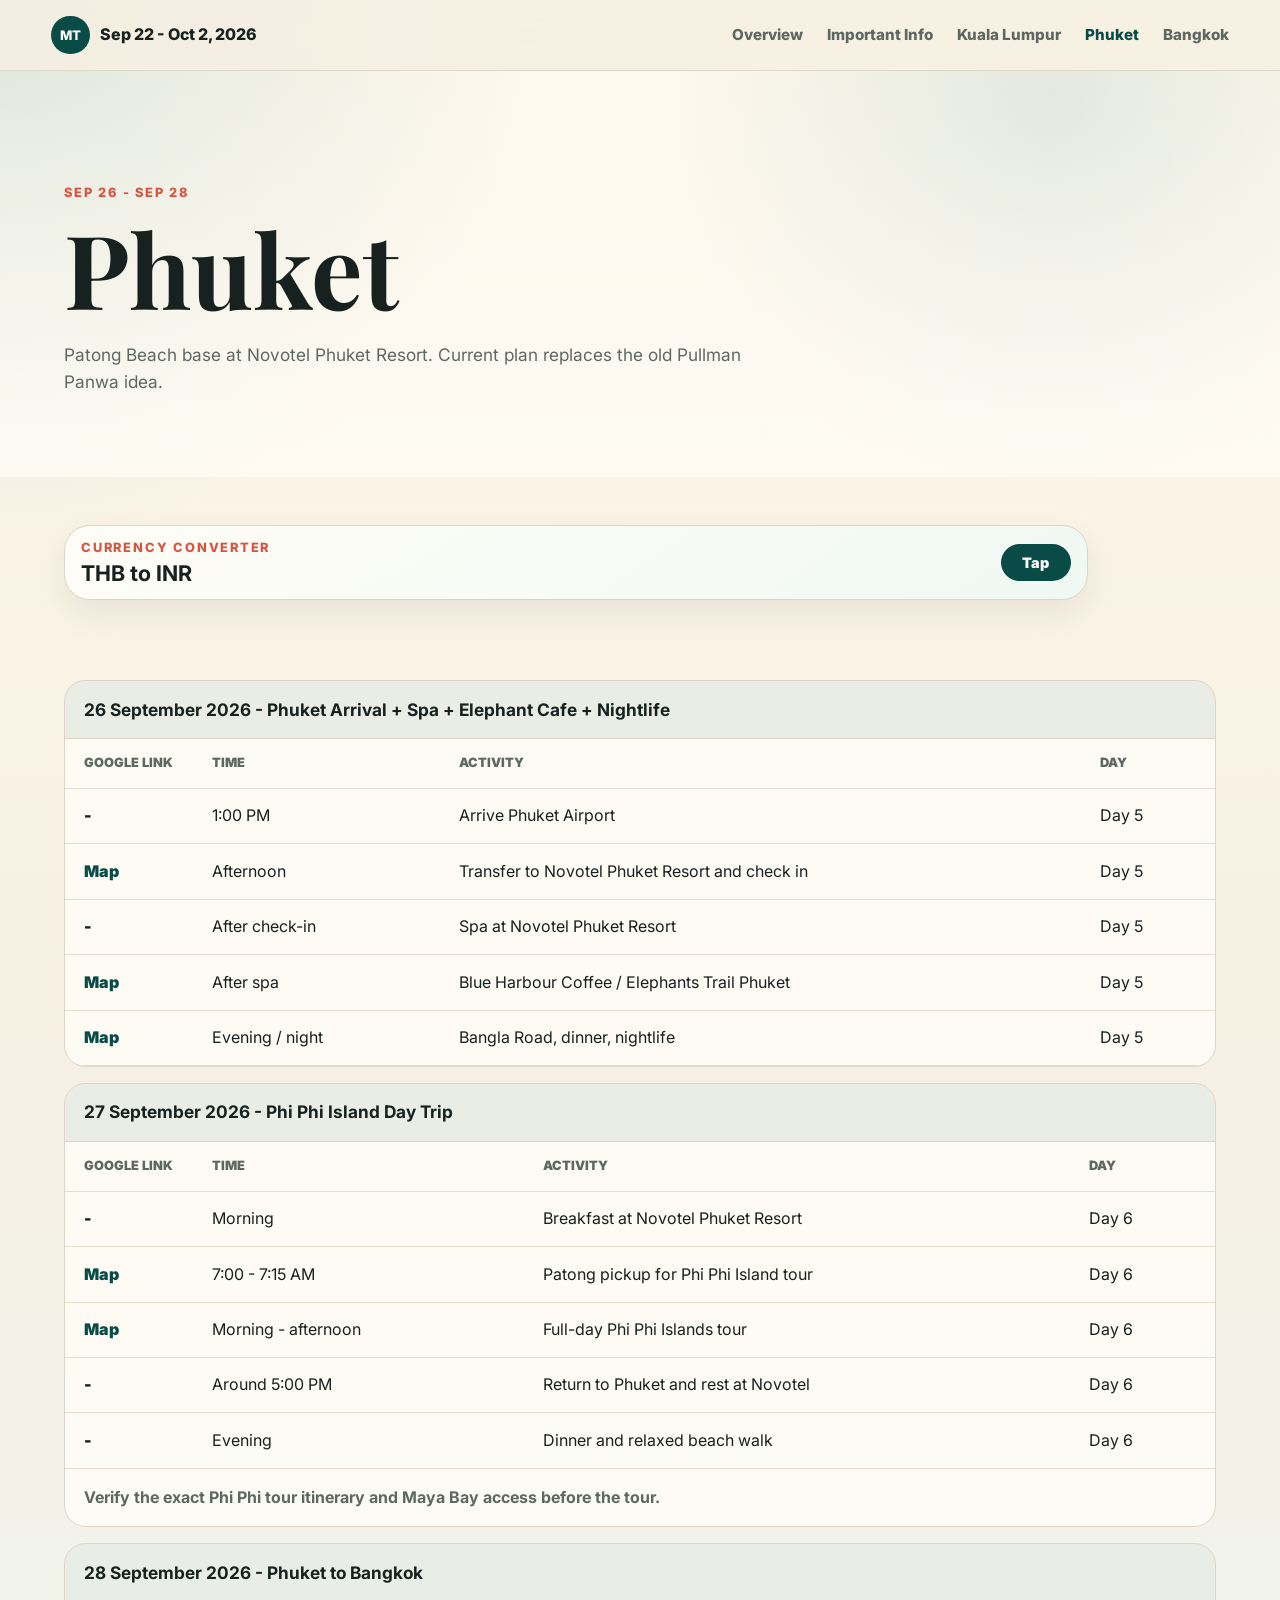
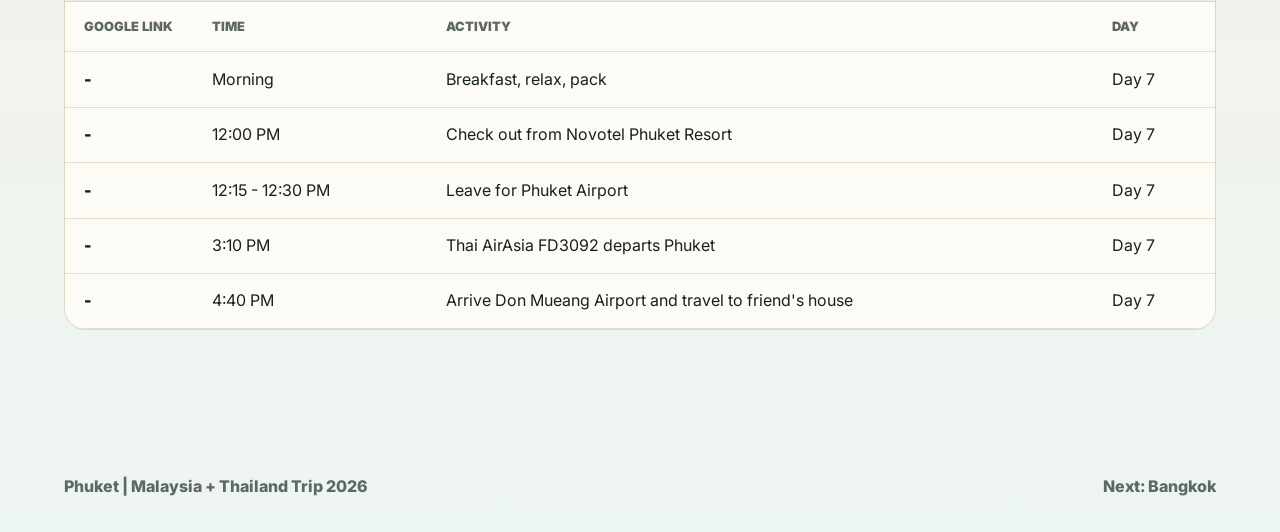
<file: phuket.html>
<!doctype html>
<html lang="en">
  <head>
    <meta charset="utf-8">
    <meta name="viewport" content="width=device-width, initial-scale=1">
    <meta name="description" content="Phuket day plan for the Sep 2026 Malaysia and Thailand trip.">
    <title>Phuket | Malaysia + Thailand Trip 2026</title>
    <link rel="preconnect" href="https://fonts.googleapis.com">
    <link rel="preconnect" href="https://fonts.gstatic.com" crossorigin>
    <link
      href="https://fonts.googleapis.com/css2?family=Inter:wght@400;500;600;700;800&family=Playfair+Display:wght@700&display=swap"
      rel="stylesheet"
    >
    <link rel="icon" href="favicon.svg" type="image/svg+xml">
    <link rel="manifest" href="manifest.webmanifest">
    <link rel="stylesheet" href="styles.css?v=20260921-bangkok">
  </head>
  <body>
    <header class="site-header">
      <a class="brand" href="index.html" aria-label="Trip overview">
        <span class="brand-mark">MT</span>
        <span>Sep 22 - Oct 2, 2026</span>
      </a>
      <nav class="site-nav" aria-label="Main navigation">
        <a href="index.html">Overview</a>
        <a href="important-info.html">Important Info</a>
        <a href="kuala-lumpur.html">Kuala Lumpur</a>
        <a aria-current="page" href="phuket.html">Phuket</a>
        <a href="bangkok.html">Bangkok</a>
      </nav>
    </header>

    <main>
      <section class="simple-hero">
        <p class="eyebrow">Sep 26 - Sep 28</p>
        <h1>Phuket</h1>
        <p class="hero-text">Patong Beach base at Novotel Phuket Resort. Current plan replaces the old Pullman Panwa idea.</p>
      </section>

      <section class="section top-tight currency-section" aria-labelledby="phuket-currency-title">
        <details class="currency-card" data-converter data-currency="THB" data-rate="2.88">
          <summary>
            <span>
              <span class="eyebrow">Currency converter</span>
              <strong id="phuket-currency-title">THB to INR</strong>
            </span>
            <span class="toggle-icon" aria-hidden="true">Tap</span>
          </summary>
          <div class="currency-fields">
            <label>
              THB
              <input data-local-amount type="number" min="0" step="0.01" placeholder="1">
            </label>
            <label>
              INR
              <input data-inr-amount type="number" min="0" step="0.01" placeholder="2.88">
            </label>
            <label>
              Rate
              <input data-rate-input type="number" min="0" step="0.01" value="2.88">
            </label>
          </div>
        </details>
      </section>

      <section class="section top-tight">
        <article class="day-plan">
          <h3>26 September 2026 - Phuket Arrival + Spa + Elephant Cafe + Nightlife</h3>
          <div class="table-wrap">
            <table class="clean-table">
              <thead><tr><th>Google link</th><th>Time</th><th>Activity</th><th>Day</th></tr></thead>
              <tbody>
                <tr><td>-</td><td>1:00 PM</td><td>Arrive Phuket Airport</td><td>Day 5</td></tr>
                <tr><td><a href="https://www.google.com/maps/search/?api=1&query=Novotel+Phuket+Resort">Map</a></td><td>Afternoon</td><td>Transfer to Novotel Phuket Resort and check in</td><td>Day 5</td></tr>
                <tr><td>-</td><td>After check-in</td><td>Spa at Novotel Phuket Resort</td><td>Day 5</td></tr>
                <tr><td><a href="https://www.google.com/maps/search/?api=1&query=Blue+Harbour+Coffee+Tri+Trang+Beach+Phuket">Map</a></td><td>After spa</td><td>Blue Harbour Coffee / Elephants Trail Phuket</td><td>Day 5</td></tr>
                <tr><td><a href="https://www.google.com/maps/search/?api=1&query=Bangla+Road+Patong+Phuket">Map</a></td><td>Evening / night</td><td>Bangla Road, dinner, nightlife</td><td>Day 5</td></tr>
              </tbody>
            </table>
          </div>
        </article>

        <article class="day-plan">
          <h3>27 September 2026 - Phi Phi Island Day Trip</h3>
          <div class="table-wrap">
            <table class="clean-table">
              <thead><tr><th>Google link</th><th>Time</th><th>Activity</th><th>Day</th></tr></thead>
              <tbody>
                <tr><td>-</td><td>Morning</td><td>Breakfast at Novotel Phuket Resort</td><td>Day 6</td></tr>
                <tr><td><a href="https://www.google.com/maps/search/?api=1&query=Patong+Beach+Phuket">Map</a></td><td>7:00 - 7:15 AM</td><td>Patong pickup for Phi Phi Island tour</td><td>Day 6</td></tr>
                <tr><td><a href="https://www.google.com/maps/search/?api=1&query=Phi+Phi+Islands+Thailand">Map</a></td><td>Morning - afternoon</td><td>Full-day Phi Phi Islands tour</td><td>Day 6</td></tr>
                <tr><td>-</td><td>Around 5:00 PM</td><td>Return to Phuket and rest at Novotel</td><td>Day 6</td></tr>
                <tr><td>-</td><td>Evening</td><td>Dinner and relaxed beach walk</td><td>Day 6</td></tr>
              </tbody>
            </table>
          </div>
          <p class="note">Verify the exact Phi Phi tour itinerary and Maya Bay access before the tour.</p>
        </article>

        <article class="day-plan">
          <h3>28 September 2026 - Phuket to Bangkok</h3>
          <div class="table-wrap">
            <table class="clean-table">
              <thead><tr><th>Google link</th><th>Time</th><th>Activity</th><th>Day</th></tr></thead>
              <tbody>
                <tr><td>-</td><td>Morning</td><td>Breakfast, relax, pack</td><td>Day 7</td></tr>
                <tr><td>-</td><td>12:00 PM</td><td>Check out from Novotel Phuket Resort</td><td>Day 7</td></tr>
                <tr><td>-</td><td>12:15 - 12:30 PM</td><td>Leave for Phuket Airport</td><td>Day 7</td></tr>
                <tr><td>-</td><td>3:10 PM</td><td>Thai AirAsia FD3092 departs Phuket</td><td>Day 7</td></tr>
                <tr><td>-</td><td>4:40 PM</td><td>Arrive Don Mueang Airport and travel to friend's house</td><td>Day 7</td></tr>
              </tbody>
            </table>
          </div>
        </article>
      </section>
    </main>

    <footer class="site-footer">
      <p>Phuket | Malaysia + Thailand Trip 2026</p>
      <a href="bangkok.html">Next: Bangkok</a>
    </footer>
    <script src="script.js?v=20260921-bangkok"></script>
  </body>
</html>
</file>
<file: styles.css>
:root {
  color-scheme: light;
  --ink: #17211f;
  --muted: #5e6863;
  --paper: #f6f0e3;
  --panel: #fffdf7;
  --line: #ded4c2;
  --teal: #0b6f69;
  --teal-dark: #084b47;
  --coral: #d9533f;
  --sky: #3779a8;
  --gold: #c58d2b;
  --shadow: 0 22px 70px rgba(23, 33, 31, 0.13);
}

* {
  box-sizing: border-box;
}

html {
  scroll-behavior: smooth;
}

body {
  margin: 0;
  color: var(--ink);
  background:
    radial-gradient(circle at top left, rgba(11, 111, 105, 0.18), transparent 34rem),
    linear-gradient(180deg, #fff7ea 0%, var(--paper) 48%, #edf5f2 100%);
  font-family: Inter, system-ui, -apple-system, BlinkMacSystemFont, "Segoe UI", sans-serif;
  font-size: 16px;
  line-height: 1.6;
}

a {
  color: inherit;
}

.site-header {
  position: sticky;
  top: 0;
  z-index: 10;
  display: flex;
  align-items: center;
  justify-content: space-between;
  gap: 1rem;
  padding: 1rem clamp(1rem, 4vw, 4rem);
  border-bottom: 1px solid rgba(222, 212, 194, 0.85);
  background: rgba(246, 240, 227, 0.9);
  backdrop-filter: blur(18px);
}

.brand,
.site-nav,
.hero-actions,
.site-footer {
  display: flex;
  align-items: center;
}

.brand {
  gap: 0.65rem;
  font-weight: 800;
  text-decoration: none;
}

.brand-mark {
  display: grid;
  width: 2.4rem;
  height: 2.4rem;
  place-items: center;
  border-radius: 50%;
  color: #fff;
  background: var(--teal-dark);
  font-size: 0.82rem;
}

.site-nav {
  gap: clamp(0.7rem, 2vw, 1.5rem);
  color: var(--muted);
  font-size: 0.95rem;
  font-weight: 800;
}

.site-nav a,
.site-footer a,
.route-timeline a {
  text-decoration: none;
}

.site-nav a:hover,
.site-nav a[aria-current="page"],
.site-footer a:hover,
.route-timeline a:hover {
  color: var(--teal-dark);
}

main {
  overflow: hidden;
}

.hero,
.destination-hero,
.simple-hero {
  display: grid;
  grid-template-columns: minmax(0, 1.1fr) minmax(18rem, 0.9fr);
  gap: clamp(1.4rem, 4vw, 4rem);
  align-items: center;
  min-height: calc(100vh - 5rem);
  padding: clamp(3rem, 9vw, 7rem) clamp(1rem, 5vw, 5rem);
}

.simple-hero {
  display: block;
  min-height: auto;
  padding-bottom: clamp(2.2rem, 5vw, 4rem);
  background:
    linear-gradient(rgba(255, 253, 247, 0.28), rgba(255, 253, 247, 0.72)),
    radial-gradient(circle at 82% 10%, rgba(11, 111, 105, 0.16), transparent 24rem);
}

.info-hero {
  padding-top: clamp(2rem, 5vw, 3.5rem);
  padding-bottom: clamp(1.6rem, 4vw, 2.6rem);
}

.info-hero h1 {
  max-width: none;
  font-size: clamp(2.8rem, 7vw, 5.2rem);
}

.hero-overview {
  background:
    linear-gradient(rgba(255, 253, 247, 0.32), rgba(255, 253, 247, 0.74)),
    radial-gradient(circle at 78% 18%, rgba(216, 83, 63, 0.2), transparent 24rem);
}

.destination-hero {
  min-height: 64vh;
}

.kl-hero {
  background: linear-gradient(135deg, rgba(11, 111, 105, 0.18), rgba(197, 141, 43, 0.18));
}

.phuket-hero {
  background: linear-gradient(135deg, rgba(55, 121, 168, 0.2), rgba(11, 111, 105, 0.16));
}

.bangkok-hero {
  background: linear-gradient(135deg, rgba(216, 83, 63, 0.18), rgba(197, 141, 43, 0.2));
}

.hero-copy {
  max-width: 56rem;
}

.eyebrow {
  margin: 0 0 0.8rem;
  color: var(--coral);
  font-size: 0.8rem;
  font-weight: 800;
  letter-spacing: 0.14em;
  text-transform: uppercase;
}

h1,
h2,
h3,
p {
  margin-top: 0;
}

h1,
h2 {
  font-family: "Playfair Display", Georgia, serif;
  line-height: 1;
}

h1 {
  max-width: 12ch;
  margin-bottom: 1.35rem;
  font-size: clamp(3.2rem, 8vw, 7.2rem);
}

h2 {
  margin-bottom: 1rem;
  font-size: clamp(2.1rem, 5vw, 4.3rem);
}

h3 {
  margin-bottom: 0.4rem;
  font-size: 1.08rem;
  line-height: 1.25;
}

.hero-text,
.section-copy,
.next-panel p {
  max-width: 43rem;
  color: var(--muted);
  font-size: 1.08rem;
}

.hero-actions {
  flex-wrap: wrap;
  gap: 0.85rem;
  margin-top: 2rem;
}

.button {
  display: inline-flex;
  min-height: 2.85rem;
  align-items: center;
  justify-content: center;
  border: 1px solid transparent;
  border-radius: 999px;
  padding: 0.75rem 1.15rem;
  font: inherit;
  font-weight: 800;
  text-decoration: none;
  cursor: pointer;
}

.button-primary {
  color: #fff;
  background: var(--teal-dark);
}

.button-secondary {
  color: var(--ink);
  border-color: var(--line);
  background: rgba(255, 253, 247, 0.78);
}

.button:hover {
  transform: translateY(-1px);
}

.trip-card {
  display: grid;
  gap: 1rem;
  border: 1px solid rgba(255, 255, 255, 0.72);
  border-radius: 2rem;
  padding: clamp(1.2rem, 4vw, 2rem);
  background:
    linear-gradient(145deg, rgba(255, 253, 247, 0.96), rgba(238, 249, 246, 0.9)),
    linear-gradient(135deg, rgba(11, 111, 105, 0.14), rgba(216, 83, 63, 0.16));
  box-shadow: var(--shadow);
}

.trip-card div,
.info-card,
.stay-card,
.day-card,
.wide-card {
  border: 1px solid var(--line);
  background: rgba(255, 253, 247, 0.84);
}

.trip-card div {
  border-radius: 1.1rem;
  padding: 1rem;
}

.card-label {
  display: block;
  margin-bottom: 0.35rem;
  color: var(--muted);
  font-size: 0.82rem;
  font-weight: 800;
  text-transform: uppercase;
}

.section {
  padding: clamp(3rem, 8vw, 6rem) clamp(1rem, 5vw, 5rem);
}

.surface-section {
  background: rgba(255, 253, 247, 0.42);
}

.compact-section {
  padding-top: clamp(2rem, 5vw, 4rem);
}

.top-tight {
  padding-top: clamp(1.5rem, 4vw, 3rem);
}

.currency-section {
  padding-bottom: clamp(1rem, 3vw, 2rem);
}

.section-heading {
  max-width: 68rem;
  margin-bottom: 1.5rem;
}

.compact-heading {
  margin-bottom: 1.2rem;
}

.compact-heading h2 {
  font-family: Inter, system-ui, -apple-system, BlinkMacSystemFont, "Segoe UI", sans-serif;
  font-size: clamp(1.8rem, 3vw, 2.6rem);
  line-height: 1.15;
}

.overview-section {
  max-width: 78rem;
}

.two-column {
  display: grid;
  grid-template-columns: minmax(0, 0.85fr) minmax(18rem, 1.15fr);
  gap: clamp(1.5rem, 4vw, 4rem);
  align-items: start;
}

.stack {
  display: grid;
  gap: 1rem;
}

.currency-card {
  display: block;
  max-width: 64rem;
  border: 1px solid var(--line);
  border-radius: 1.6rem;
  padding: 0;
  background: linear-gradient(145deg, rgba(255, 253, 247, 0.96), rgba(238, 249, 246, 0.86));
  box-shadow: 0 12px 34px rgba(23, 33, 31, 0.08);
  overflow: hidden;
}

.currency-card summary {
  display: flex;
  width: 100%;
  align-items: center;
  justify-content: space-between;
  gap: 1rem;
  min-height: 4.25rem;
  padding: 0.75rem 1rem;
  color: var(--ink);
  list-style: none;
  cursor: pointer;
}

.currency-card summary::-webkit-details-marker {
  display: none;
}

.currency-card summary .eyebrow {
  display: block;
  margin-bottom: 0.15rem;
}

.currency-card summary strong {
  display: block;
  font-size: 1.35rem;
  line-height: 1.2;
}

.toggle-icon {
  display: inline-flex;
  min-width: 4.4rem;
  min-height: 2.35rem;
  align-items: center;
  justify-content: center;
  border-radius: 999px;
  color: #fff;
  background: var(--teal-dark);
  font-size: 0.9rem;
  font-weight: 900;
}

.currency-card[open] .toggle-icon {
  background: var(--coral);
}

.currency-card[open] .toggle-icon::before {
  content: "Close";
}

.currency-card[open] .toggle-icon {
  font-size: 0;
}

.currency-card[open] .toggle-icon::before {
  font-size: 0.9rem;
}

.currency-fields {
  display: grid;
  grid-template-columns: repeat(3, minmax(8rem, 1fr));
  gap: 1rem;
  border-top: 1px solid var(--line);
  padding: 1rem;
}

.currency-card label {
  display: grid;
  gap: 0.35rem;
  color: var(--muted);
  font-size: 0.82rem;
  font-weight: 900;
  text-transform: uppercase;
}

.currency-card input {
  width: 100%;
  min-height: 2.8rem;
  border: 1px solid var(--line);
  border-radius: 999px;
  padding: 0.55rem 0.7rem;
  color: var(--ink);
  background: #fff;
  font: inherit;
  font-weight: 800;
}

.currency-card input::placeholder {
  color: rgba(94, 104, 99, 0.58);
}

.link-groups {
  display: grid;
  grid-template-columns: repeat(3, minmax(0, 1fr));
  gap: 1.1rem;
}

.link-panel {
  display: grid;
  gap: 0.9rem;
  align-content: start;
  border: 1px solid var(--line);
  border-radius: 1.25rem;
  padding: 1.1rem;
  background: rgba(255, 253, 247, 0.92);
  box-shadow: 0 12px 32px rgba(23, 33, 31, 0.07);
}

.link-panel h3 {
  margin-bottom: 0;
  font-size: 1.18rem;
}

.quick-link-list {
  display: flex;
  flex-wrap: wrap;
  gap: 0.55rem;
}

.map-link {
  display: inline-flex;
  min-height: 2.5rem;
  align-items: center;
  max-width: 100%;
  border: 1px solid rgba(222, 212, 194, 0.76);
  border-radius: 0.75rem;
  padding: 0.48rem 0.72rem;
  color: var(--teal-dark);
  background: #fff;
  font-size: 0.95rem;
  font-weight: 900;
  line-height: 1.2;
  text-decoration: none;
  overflow-wrap: anywhere;
}

.map-link:hover {
  border-color: rgba(8, 75, 71, 0.4);
  background: rgba(8, 75, 71, 0.06);
}

.route-timeline {
  display: grid;
  grid-template-columns: repeat(5, minmax(13rem, 1fr));
  gap: 1rem;
  overflow-x: auto;
  padding-bottom: 0.5rem;
}

.route-timeline article,
.info-card,
.stay-card,
.day-card,
.wide-card,
.next-panel {
  border-radius: 1.35rem;
  padding: 1.2rem;
}

.route-timeline article {
  min-height: 19rem;
  border: 1px solid var(--line);
  background: rgba(255, 253, 247, 0.84);
}

.timeline-date {
  display: inline-flex;
  min-height: 2.3rem;
  align-items: center;
  margin-bottom: 2rem;
  border-radius: 999px;
  padding: 0.35rem 0.75rem;
  color: #fff;
  background: var(--coral);
  font-size: 0.82rem;
  font-weight: 900;
}

.route-timeline p,
.info-card p,
.stay-card p,
.day-card p,
.wide-card p {
  color: var(--muted);
}

.route-timeline a {
  color: var(--teal-dark);
  font-weight: 900;
}

.info-grid,
.stay-grid,
.day-grid,
.status-grid,
.highlight-list {
  display: grid;
  gap: 1rem;
}

.flight-grid {
  grid-template-columns: repeat(4, minmax(0, 1fr));
}

.stay-grid,
.day-grid {
  grid-template-columns: repeat(4, minmax(0, 1fr));
}

.two-card-grid {
  grid-template-columns: repeat(2, minmax(0, 1fr));
}

.info-card,
.stay-card,
.wide-card,
.status-card {
  min-height: 100%;
}

.status-grid {
  grid-template-columns: repeat(4, minmax(0, 1fr));
}

.status-card {
  border: 1px solid var(--line);
  border-radius: 1.15rem;
  padding: 1rem;
  background: rgba(255, 253, 247, 0.84);
}

.status-card span {
  display: block;
  color: var(--muted);
  font-size: 0.82rem;
  font-weight: 900;
}

.status-card strong {
  display: block;
  margin: 0.35rem 0;
}

.status-card p {
  margin: 0;
  color: var(--teal-dark);
  font-weight: 900;
}

.status-card.open p {
  color: var(--coral);
}

.highlight-list {
  grid-template-columns: 1fr;
  max-width: 64rem;
}

.highlight-list article {
  display: grid;
  grid-template-columns: 8.5rem minmax(0, 1fr);
  gap: 0.5rem 1.2rem;
  align-items: start;
  border: 1px solid var(--line);
  border-radius: 0.85rem;
  padding: 1rem 1.1rem;
  background: rgba(255, 253, 247, 0.86);
}

.highlight-date {
  color: var(--teal-dark);
  font-size: 0.95rem;
  font-weight: 900;
  line-height: 1.25;
}

.highlight-date span {
  display: block;
  color: var(--muted);
  font-size: 0.88rem;
  font-weight: 800;
}

.highlight-list strong {
  display: block;
  font-size: 1.04rem;
  line-height: 1.35;
}

.highlight-list p {
  margin: 0;
  color: var(--muted);
  line-height: 1.45;
}

.day-plan {
  margin-bottom: 1rem;
  border: 1px solid var(--line);
  border-radius: 1.35rem;
  overflow: hidden;
  background: rgba(255, 253, 247, 0.86);
}

.day-plan h3 {
  margin: 0;
  padding: 1.1rem 1.2rem;
  border-bottom: 1px solid var(--line);
  background: rgba(8, 75, 71, 0.08);
}

table {
  width: 100%;
  border-collapse: collapse;
}

.table-wrap {
  overflow-x: auto;
}

.clean-table {
  min-width: 44rem;
}

th,
td {
  padding: 0.9rem 1.2rem;
  border-bottom: 1px solid rgba(222, 212, 194, 0.74);
  text-align: left;
  vertical-align: top;
}

th {
  color: var(--muted);
  font-size: 0.8rem;
  font-weight: 900;
  text-transform: uppercase;
}

td:first-child {
  width: 8rem;
  font-weight: 900;
}

td a {
  color: var(--teal-dark);
  font-weight: 900;
  text-decoration: none;
}

td a:hover {
  text-decoration: underline;
}

.note {
  margin: 0;
  padding: 1rem 1.2rem;
  color: var(--muted);
  font-weight: 700;
}

dl {
  display: grid;
  gap: 0.65rem;
  margin: 1rem 0 0;
}

dt {
  color: var(--muted);
  font-size: 0.8rem;
  font-weight: 800;
  text-transform: uppercase;
}

dd {
  margin: 0;
  font-weight: 800;
}

.stay-card strong,
.wide-card strong {
  display: block;
  margin-top: 1rem;
}

.day-card span {
  display: block;
  margin-bottom: 1rem;
  color: var(--teal-dark);
  font-weight: 900;
}

.next-panel {
  display: flex;
  align-items: center;
  justify-content: space-between;
  gap: 1.5rem;
  border: 1px solid rgba(8, 75, 71, 0.22);
  background: linear-gradient(135deg, rgba(8, 75, 71, 0.1), rgba(255, 253, 247, 0.86));
}

.next-panel h2 {
  margin-bottom: 0.6rem;
}

.next-panel p {
  margin-bottom: 0;
}

.site-footer {
  justify-content: space-between;
  gap: 1rem;
  padding: 2rem clamp(1rem, 5vw, 5rem);
  color: var(--muted);
  font-weight: 800;
}

.site-footer p {
  margin: 0;
}

@media (max-width: 1050px) {
  .flight-grid,
  .stay-grid,
  .day-grid,
  .status-grid {
    grid-template-columns: repeat(2, minmax(0, 1fr));
  }
}

@media (max-width: 860px) {
  .site-header {
    align-items: flex-start;
    flex-direction: column;
  }

  .site-nav {
    width: 100%;
    overflow-x: auto;
    padding-bottom: 0.25rem;
    white-space: nowrap;
  }

  .hero,
  .destination-hero,
  .simple-hero,
  .two-column {
    grid-template-columns: 1fr;
  }

  .currency-card {
    border-radius: 1.25rem;
  }

  .currency-fields {
    grid-template-columns: 1fr 1fr;
  }

  .link-groups {
    grid-template-columns: 1fr;
  }

  .hero,
  .destination-hero,
  .simple-hero {
    min-height: auto;
  }

  .next-panel {
    align-items: flex-start;
    flex-direction: column;
  }
}

@media (max-width: 580px) {
  .brand-mark {
    width: 2rem;
    height: 2rem;
  }

  .flight-grid,
  .stay-grid,
  .day-grid,
  .two-card-grid,
  .status-grid {
    grid-template-columns: 1fr;
  }

  h1 {
    font-size: clamp(3rem, 16vw, 5rem);
  }

  .info-hero h1 {
    font-size: clamp(2.4rem, 14vw, 4rem);
  }

  .quick-link-list {
    display: grid;
    grid-template-columns: 1fr;
  }

  .map-link {
    min-height: 2.7rem;
    justify-content: space-between;
  }

  .highlight-list article {
    grid-template-columns: 1fr;
  }

  .currency-card {
    border-radius: 1.4rem;
  }

  .currency-card summary {
    min-height: 3.7rem;
    padding: 0.7rem 0.85rem;
  }

  .currency-card summary strong {
    font-size: 1.18rem;
  }

  .currency-fields {
    grid-template-columns: 1fr;
  }

  .day-plan .clean-table {
    min-width: 0;
  }

  .day-plan .clean-table thead {
    display: none;
  }

  .day-plan .clean-table,
  .day-plan .clean-table tbody,
  .day-plan .clean-table tr,
  .day-plan .clean-table td {
    display: block;
    width: 100%;
  }

  .day-plan .clean-table tr {
    padding: 0.9rem 1rem;
    border-bottom: 1px solid rgba(222, 212, 194, 0.9);
  }

  .day-plan .clean-table td {
    display: grid;
    grid-template-columns: 6.5rem minmax(0, 1fr);
    gap: 0.75rem;
    align-items: start;
    border-bottom: 0;
    padding: 0.3rem 0;
  }

  .day-plan .clean-table td::before {
    color: var(--muted);
    font-size: 0.72rem;
    font-weight: 900;
    text-transform: uppercase;
  }

  .day-plan .clean-table td:nth-child(1)::before {
    content: "Google";
  }

  .day-plan .clean-table td:nth-child(2)::before {
    content: "Time";
  }

  .day-plan .clean-table td:nth-child(3)::before {
    content: "Activity";
  }

  .day-plan .clean-table td:nth-child(4)::before {
    content: "Day";
  }
}

.note-links {
  padding: 0 1rem 1rem;
}
</file>
